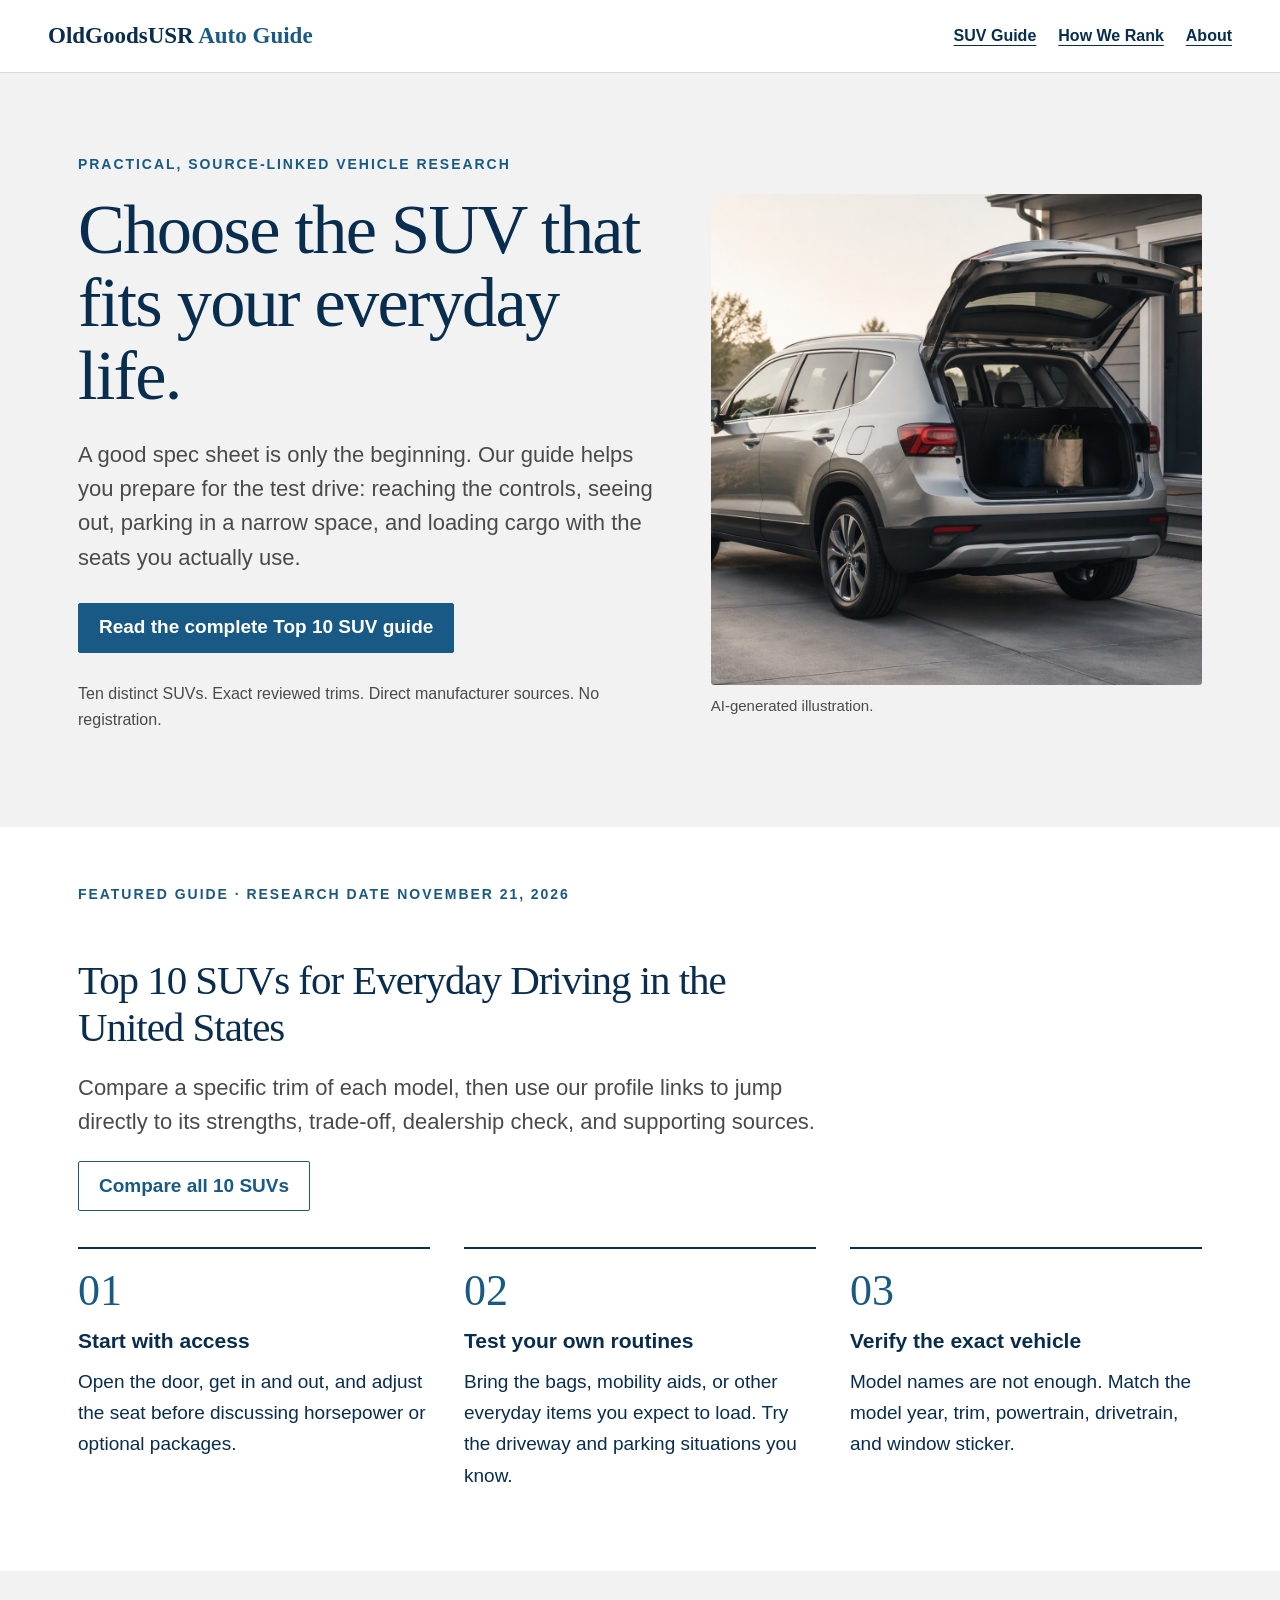
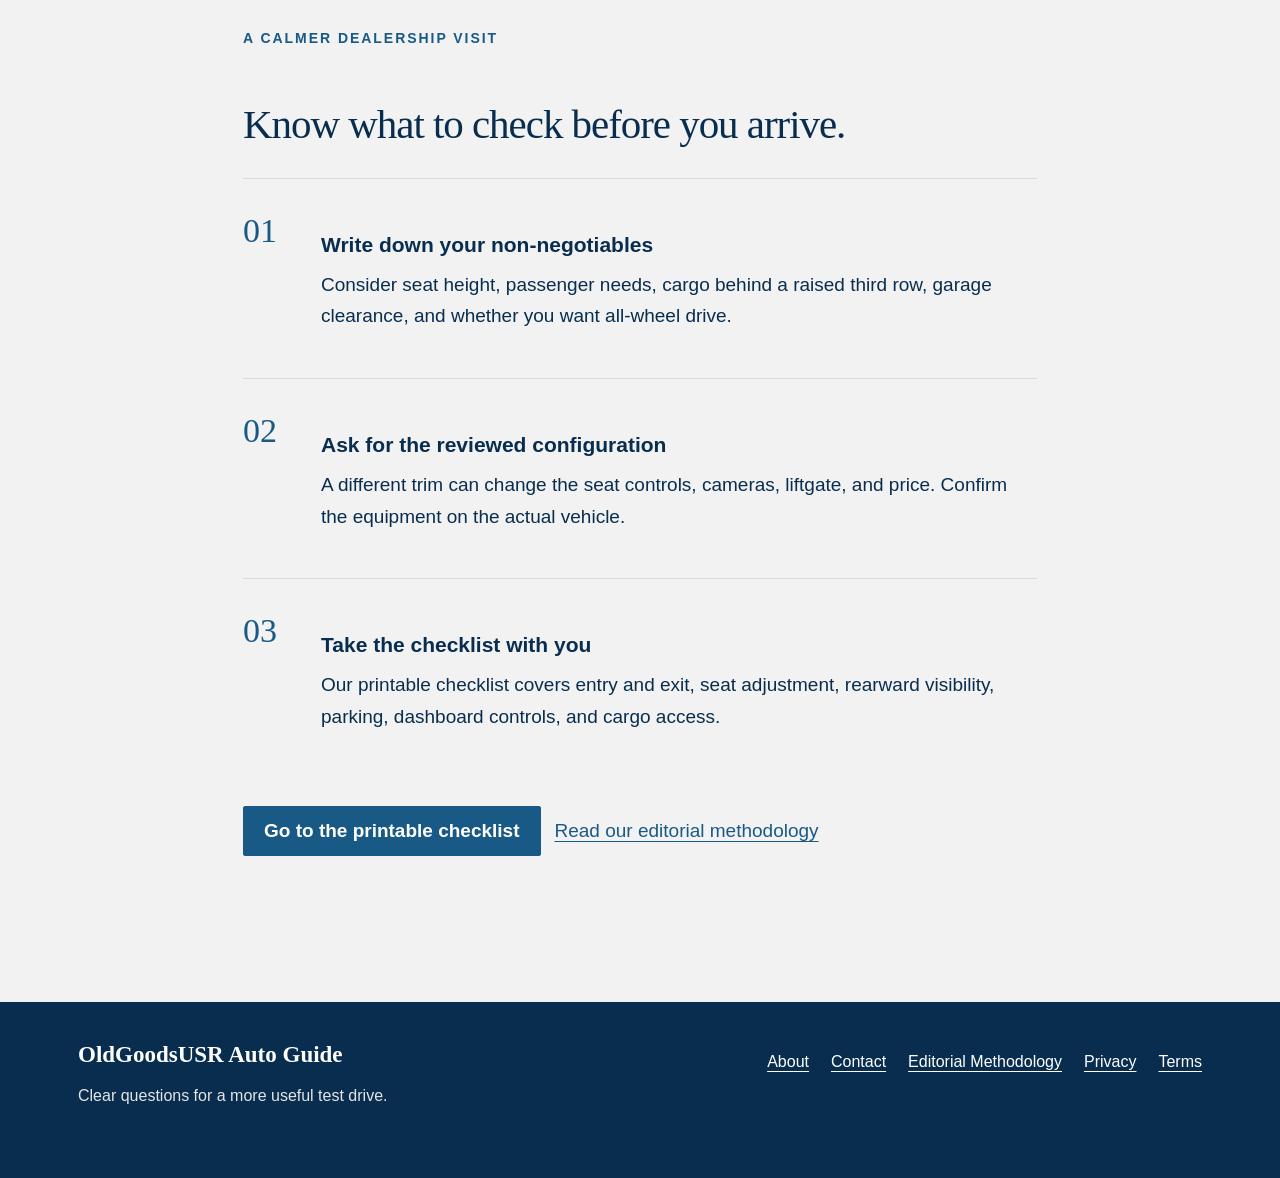
<file: index.html>
<!doctype html>
<html lang="en-US">
<head>
  <meta charset="utf-8">
  <meta name="viewport" content="width=device-width, initial-scale=1">
  <title>OldGoodsUSR Auto Guide | Practical SUV Research</title>
  <meta name="description" content="Compare ten new SUVs through the everyday questions that matter: entry, visibility, dashboard controls, parking, and cargo access.">
  <link rel="canonical" href="https://oldgoodsusr.site/">
  <meta property="og:type" content="website">
  <meta property="og:title" content="OldGoodsUSR Auto Guide">
  <meta property="og:description" content="A practical, source-linked SUV guide for everyday driving in the United States.">
  <meta property="og:url" content="https://oldgoodsusr.site/">
  <meta property="og:image" content="https://oldgoodsusr.site/assets/images/everyday-suv-thumbnail.jpg">
  <link rel="icon" href="assets/favicon.svg" type="image/svg+xml">
  <link rel="stylesheet" href="assets/styles.css">
</head>
<body>
  <a class="skip-link" href="#main">Skip to main content</a>
  <header class="site-header">
    <div class="header-inner">
      <a class="brand" href="index.html" aria-label="OldGoodsUSR Auto Guide home">OldGoodsUSR <span>Auto Guide</span></a>
      <nav class="site-nav" aria-label="Main navigation">
        <a href="top-10-suvs.html">SUV Guide</a>
        <a href="editorial-methodology.html">How We Rank</a>
        <a href="about.html">About</a>
      </nav>
    </div>
  </header>
  <main id="main">
    <section class="hero home-hero">
      <div class="container hero-grid">
        <div class="hero-copy">
          <p class="eyebrow">Practical, source-linked vehicle research</p>
          <h1>Choose the SUV that fits your everyday life.</h1>
          <p class="dek">A good spec sheet is only the beginning. Our guide helps you prepare for the test drive: reaching the controls, seeing out, parking in a narrow space, and loading cargo with the seats you actually use.</p>
          <div class="actions">
            <a class="button" href="top-10-suvs.html">Read the complete Top 10 SUV guide</a>
          </div>
          <p class="small">Ten distinct SUVs. Exact reviewed trims. Direct manufacturer sources. No registration.</p>
        </div>
        <figure class="hero-media">
          <img src="assets/images/everyday-suv-hero.jpg" width="2048" height="1152" alt="Unbranded SUV with its hatch open and grocery bags in the cargo area on a residential driveway">
          <figcaption>AI-generated illustration.</figcaption>
        </figure>
      </div>
    </section>

    <section class="section white" aria-labelledby="featured-guide">
      <div class="container">
        <div class="section-heading">
          <p class="eyebrow">Featured guide · Research date November 21, 2026</p>
          <h2 id="featured-guide">Top 10 SUVs for Everyday Driving in the United States</h2>
          <p class="dek">Compare a specific trim of each model, then use our profile links to jump directly to its strengths, trade-off, dealership check, and supporting sources.</p>
          <a class="button secondary" href="top-10-suvs.html#comparison">Compare all 10 SUVs</a>
        </div>
        <div class="principles">
          <article class="principle">
            <span class="big-number">01</span>
            <h3>Start with access</h3>
            <p>Open the door, get in and out, and adjust the seat before discussing horsepower or optional packages.</p>
          </article>
          <article class="principle">
            <span class="big-number">02</span>
            <h3>Test your own routines</h3>
            <p>Bring the bags, mobility aids, or other everyday items you expect to load. Try the driveway and parking situations you know.</p>
          </article>
          <article class="principle">
            <span class="big-number">03</span>
            <h3>Verify the exact vehicle</h3>
            <p>Model names are not enough. Match the model year, trim, powertrain, drivetrain, and window sticker.</p>
          </article>
        </div>
      </div>
    </section>

    <section class="section" aria-labelledby="before-drive">
      <div class="container narrow">
        <p class="eyebrow">A calmer dealership visit</p>
        <h2 id="before-drive">Know what to check before you arrive.</h2>
        <ol class="start-steps">
          <li><div><h3>Write down your non-negotiables</h3><p>Consider seat height, passenger needs, cargo behind a raised third row, garage clearance, and whether you want all-wheel drive.</p></div></li>
          <li><div><h3>Ask for the reviewed configuration</h3><p>A different trim can change the seat controls, cameras, liftgate, and price. Confirm the equipment on the actual vehicle.</p></div></li>
          <li><div><h3>Take the checklist with you</h3><p>Our printable checklist covers entry and exit, seat adjustment, rearward visibility, parking, dashboard controls, and cargo access.</p></div></li>
        </ol>
        <div class="actions">
          <a class="button" href="top-10-suvs.html#checklist">Go to the printable checklist</a>
          <a href="editorial-methodology.html">Read our editorial methodology</a>
        </div>
      </div>
    </section>
  </main>
  <footer class="site-footer">
    <div class="container">
      <div>
        <a class="brand" href="index.html">OldGoodsUSR Auto Guide</a>
        <p>Clear questions for a more useful test drive.</p>
      </div>
      <nav class="footer-links" aria-label="Footer navigation">
        <a href="about.html">About</a>
        <a href="contact.html">Contact</a>
        <a href="editorial-methodology.html">Editorial Methodology</a>
        <a href="privacy.html">Privacy</a>
        <a href="terms.html">Terms</a>
      </nav>
    </div>
  </footer>
</body>
</html>
</file>
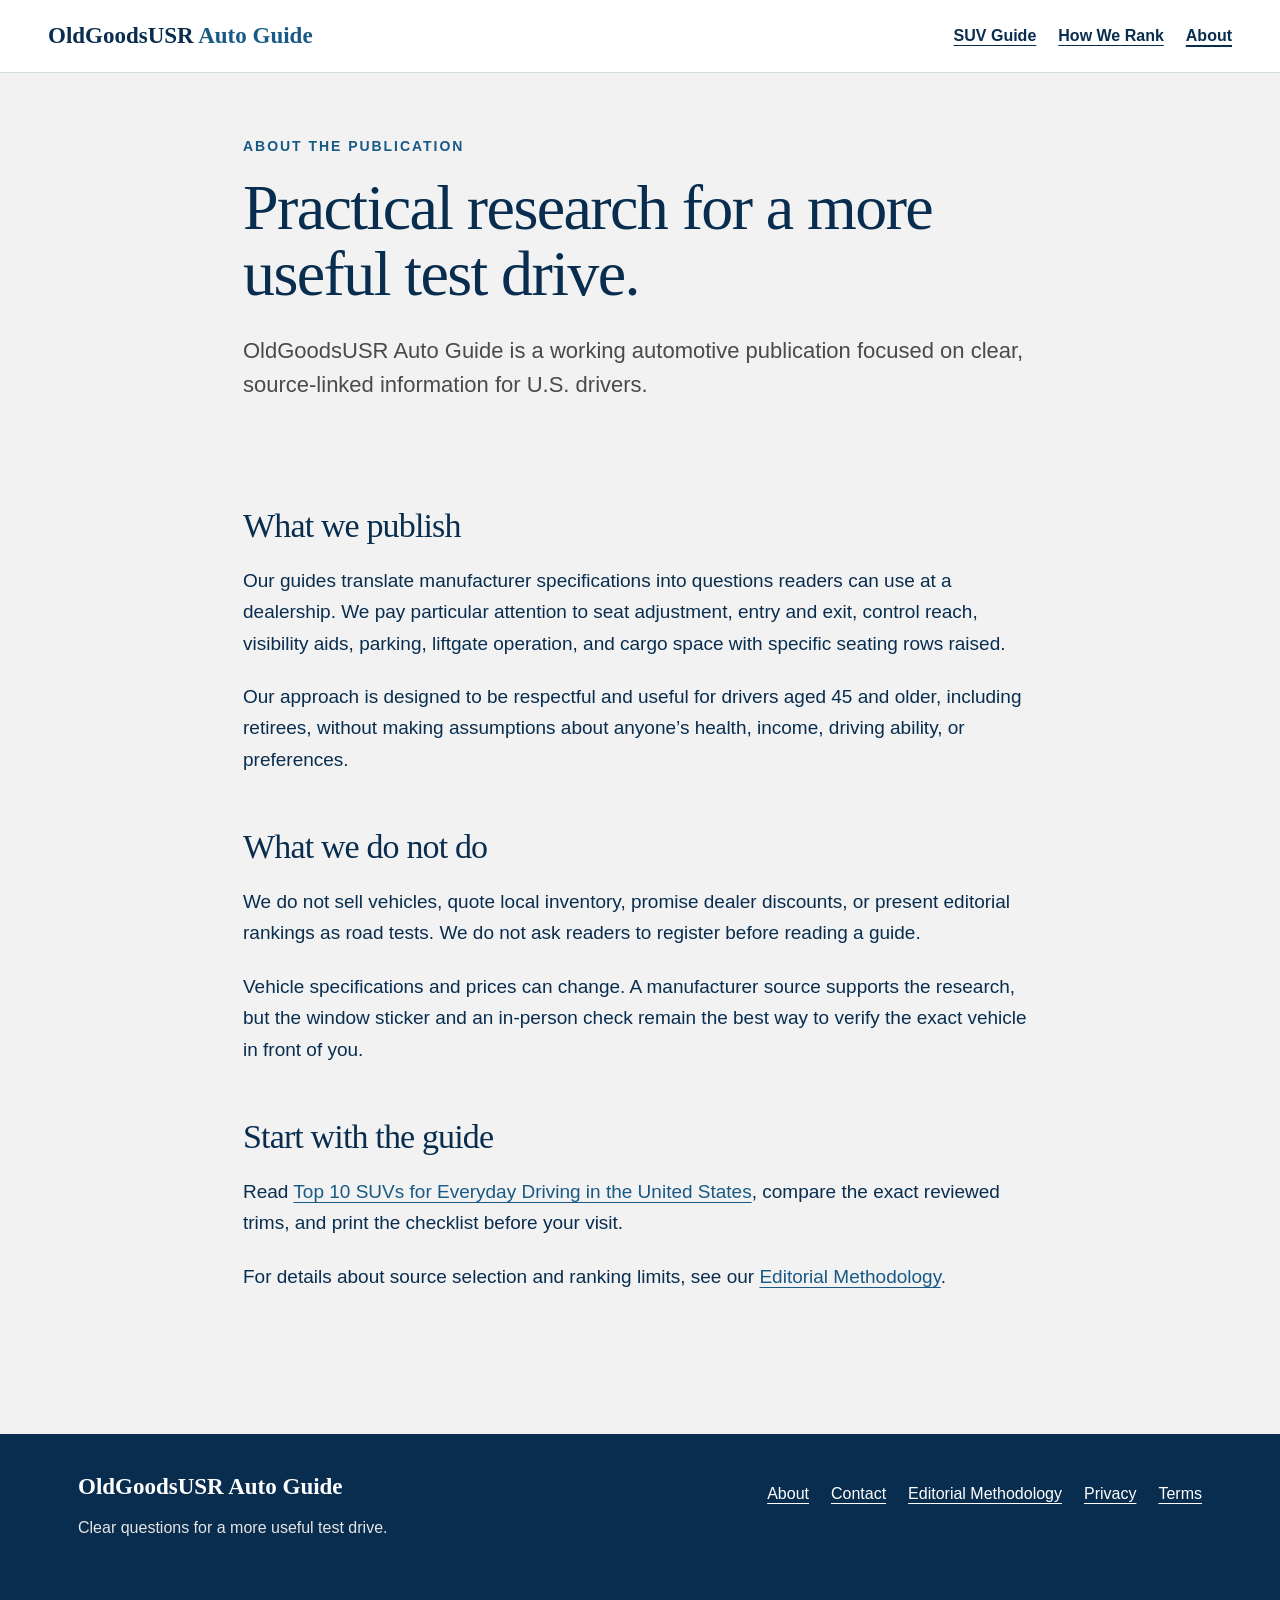
<file: about.html>
<!doctype html>
<html lang="en-US">
<head>
  <meta charset="utf-8"><meta name="viewport" content="width=device-width, initial-scale=1">
  <title>About | OldGoodsUSR Auto Guide</title>
  <meta name="description" content="Learn what OldGoodsUSR Auto Guide publishes and how its practical vehicle guides are intended to help with test-drive preparation.">
  <link rel="canonical" href="https://oldgoodsusr.site/about.html"><link rel="icon" href="assets/favicon.svg" type="image/svg+xml">
  <link rel="stylesheet" href="assets/styles.css">
</head>
<body>
<a class="skip-link" href="#main">Skip to main content</a>
<header class="site-header"><div class="header-inner"><a class="brand" href="index.html">OldGoodsUSR <span>Auto Guide</span></a><nav class="site-nav" aria-label="Main navigation"><a href="top-10-suvs.html">SUV Guide</a><a href="editorial-methodology.html">How We Rank</a><a href="about.html" aria-current="page">About</a></nav></div></header>
<main id="main"><div class="container narrow">
  <section class="page-intro"><p class="eyebrow">About the publication</p><h1>Practical research for a more useful test drive.</h1><p class="dek">OldGoodsUSR Auto Guide is a working automotive publication focused on clear, source-linked information for U.S. drivers.</p></section>
  <section class="page-content">
    <h2>What we publish</h2>
    <p>Our guides translate manufacturer specifications into questions readers can use at a dealership. We pay particular attention to seat adjustment, entry and exit, control reach, visibility aids, parking, liftgate operation, and cargo space with specific seating rows raised.</p>
    <p>Our approach is designed to be respectful and useful for drivers aged 45 and older, including retirees, without making assumptions about anyone’s health, income, driving ability, or preferences.</p>
    <h2>What we do not do</h2>
    <p>We do not sell vehicles, quote local inventory, promise dealer discounts, or present editorial rankings as road tests. We do not ask readers to register before reading a guide.</p>
    <p>Vehicle specifications and prices can change. A manufacturer source supports the research, but the window sticker and an in-person check remain the best way to verify the exact vehicle in front of you.</p>
    <h2>Start with the guide</h2>
    <p>Read <a href="top-10-suvs.html">Top 10 SUVs for Everyday Driving in the United States</a>, compare the exact reviewed trims, and print the checklist before your visit.</p>
    <p>For details about source selection and ranking limits, see our <a href="editorial-methodology.html">Editorial Methodology</a>.</p>
  </section>
</div></main>
<footer class="site-footer"><div class="container"><div><a class="brand" href="index.html">OldGoodsUSR Auto Guide</a><p>Clear questions for a more useful test drive.</p></div><nav class="footer-links" aria-label="Footer navigation"><a href="about.html">About</a><a href="contact.html">Contact</a><a href="editorial-methodology.html">Editorial Methodology</a><a href="privacy.html">Privacy</a><a href="terms.html">Terms</a></nav></div></footer>
</body></html>
</file>
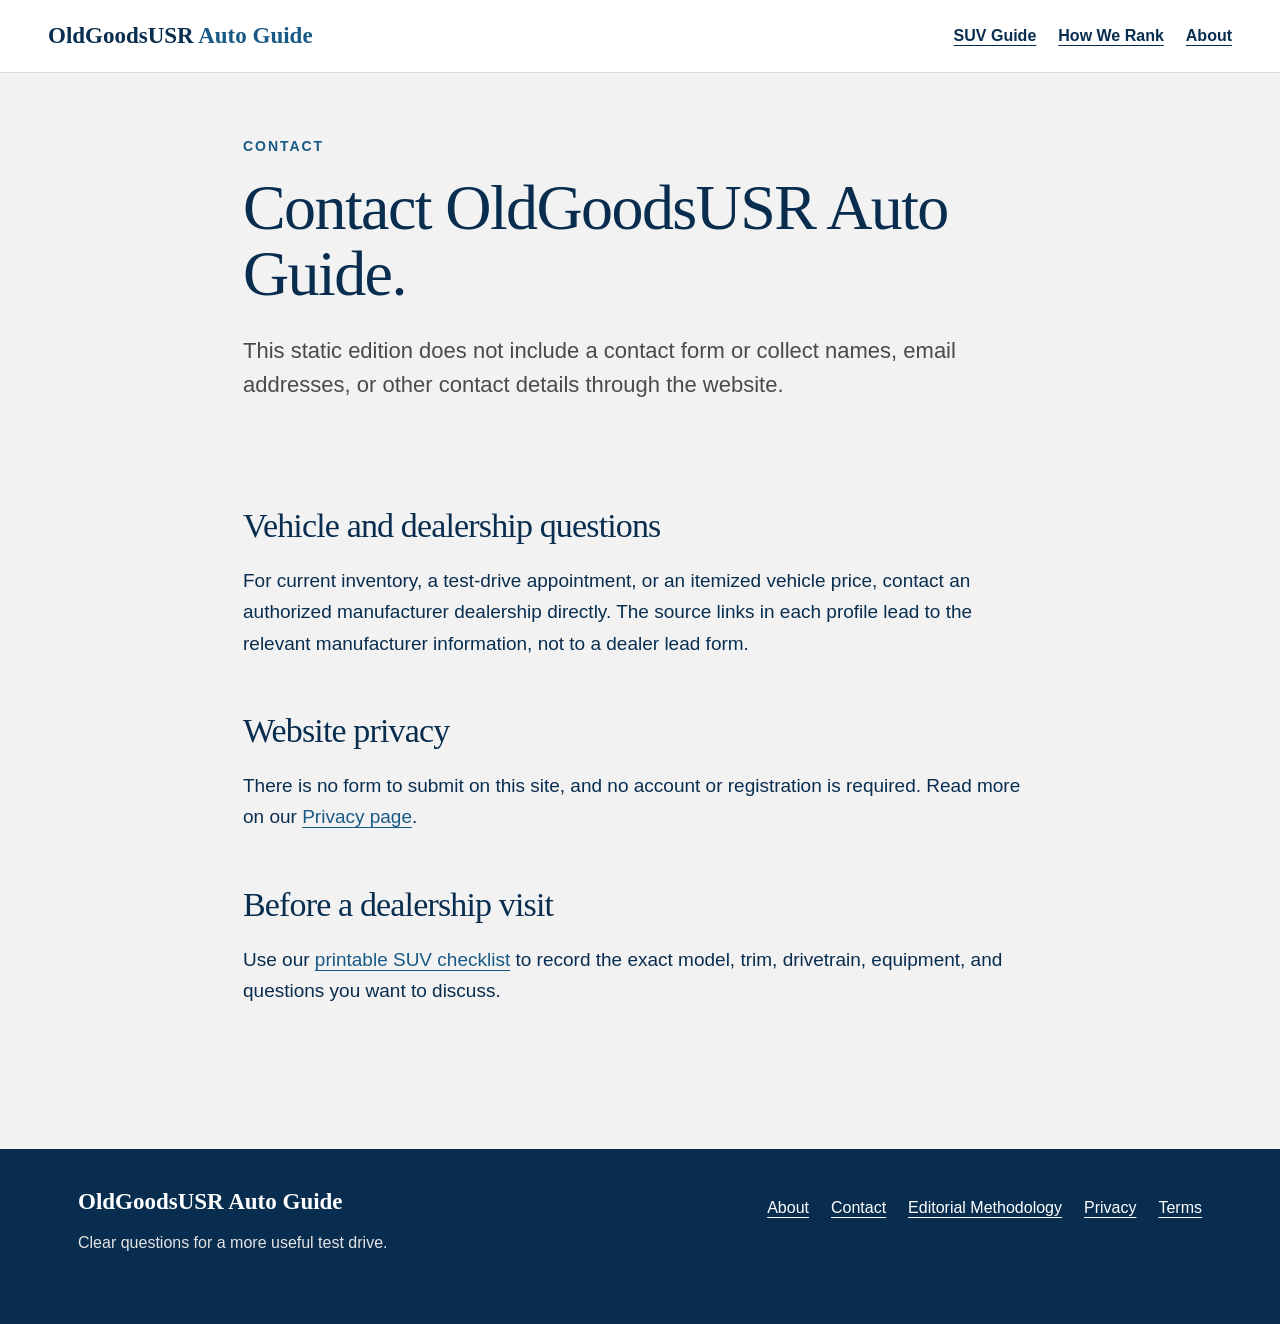
<file: contact.html>
<!doctype html>
<html lang="en-US">
<head>
  <meta charset="utf-8"><meta name="viewport" content="width=device-width, initial-scale=1">
  <title>Contact | OldGoodsUSR Auto Guide</title>
  <meta name="description" content="Contact information and the no-form policy for this static edition of OldGoodsUSR Auto Guide.">
  <link rel="canonical" href="https://oldgoodsusr.site/contact.html"><link rel="icon" href="assets/favicon.svg" type="image/svg+xml">
  <link rel="stylesheet" href="assets/styles.css">
</head>
<body>
<a class="skip-link" href="#main">Skip to main content</a>
<header class="site-header"><div class="header-inner"><a class="brand" href="index.html">OldGoodsUSR <span>Auto Guide</span></a><nav class="site-nav" aria-label="Main navigation"><a href="top-10-suvs.html">SUV Guide</a><a href="editorial-methodology.html">How We Rank</a><a href="about.html">About</a></nav></div></header>
<main id="main"><div class="container narrow">
  <section class="page-intro"><p class="eyebrow">Contact</p><h1>Contact OldGoodsUSR Auto Guide.</h1><p class="dek">This static edition does not include a contact form or collect names, email addresses, or other contact details through the website.</p></section>
  <section class="page-content">
    <h2>Vehicle and dealership questions</h2>
    <p>For current inventory, a test-drive appointment, or an itemized vehicle price, contact an authorized manufacturer dealership directly. The source links in each profile lead to the relevant manufacturer information, not to a dealer lead form.</p>
    <h2>Website privacy</h2>
    <p>There is no form to submit on this site, and no account or registration is required. Read more on our <a href="privacy.html">Privacy page</a>.</p>
    <h2>Before a dealership visit</h2>
    <p>Use our <a href="top-10-suvs.html#checklist">printable SUV checklist</a> to record the exact model, trim, drivetrain, equipment, and questions you want to discuss.</p>
  </section>
</div></main>
<footer class="site-footer"><div class="container"><div><a class="brand" href="index.html">OldGoodsUSR Auto Guide</a><p>Clear questions for a more useful test drive.</p></div><nav class="footer-links" aria-label="Footer navigation"><a href="about.html">About</a><a href="contact.html">Contact</a><a href="editorial-methodology.html">Editorial Methodology</a><a href="privacy.html">Privacy</a><a href="terms.html">Terms</a></nav></div></footer>
</body></html>
</file>
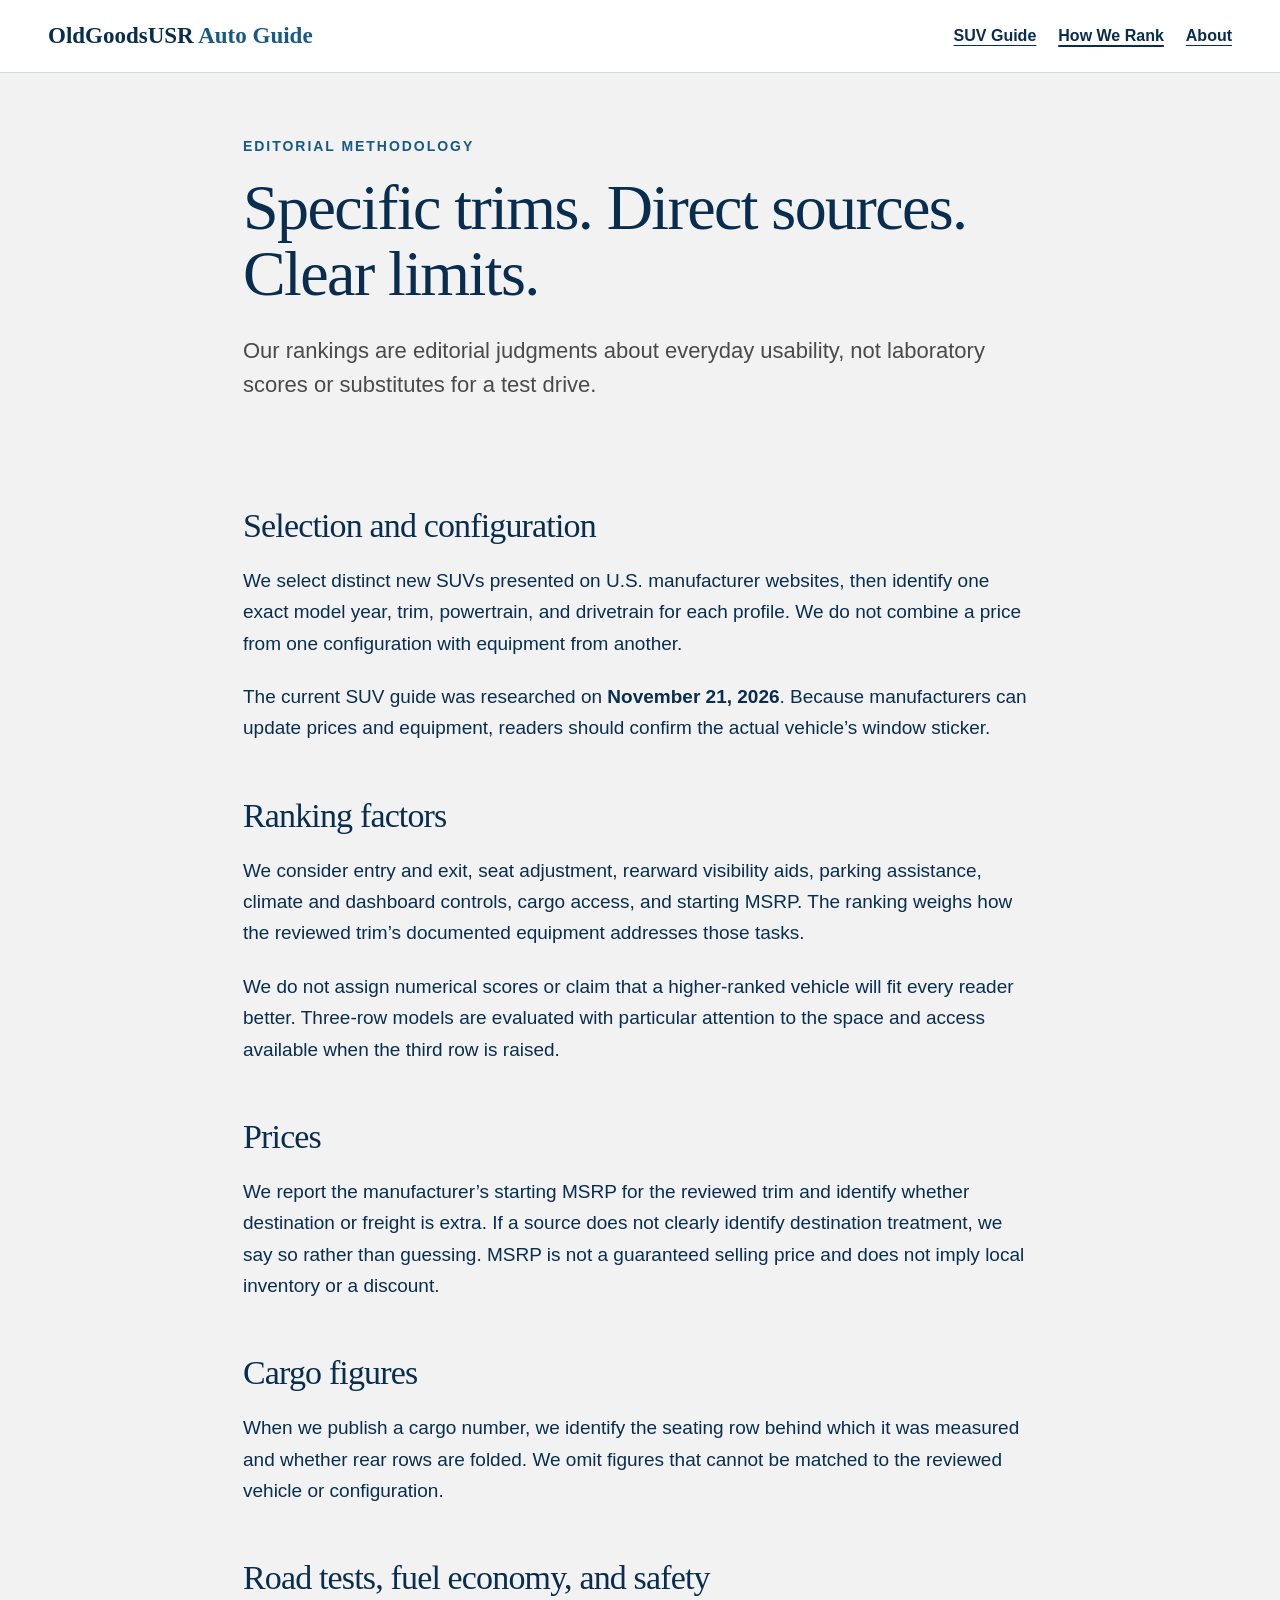
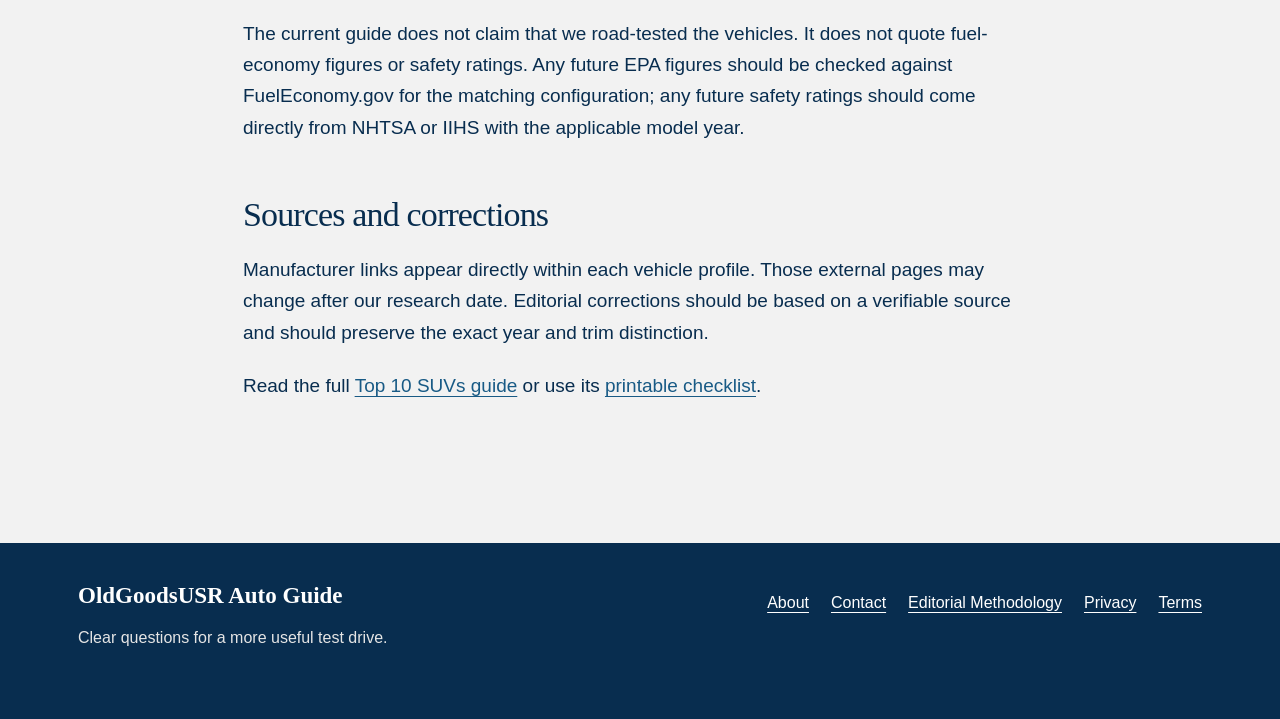
<file: editorial-methodology.html>
<!doctype html>
<html lang="en-US">
<head>
  <meta charset="utf-8"><meta name="viewport" content="width=device-width, initial-scale=1">
  <title>Editorial Methodology | OldGoodsUSR Auto Guide</title>
  <meta name="description" content="How OldGoodsUSR Auto Guide selects SUVs, matches trims, reports MSRP and cargo, ranks vehicles, and limits unsupported claims.">
  <link rel="canonical" href="https://oldgoodsusr.site/editorial-methodology.html"><link rel="icon" href="assets/favicon.svg" type="image/svg+xml">
  <link rel="stylesheet" href="assets/styles.css">
</head>
<body>
<a class="skip-link" href="#main">Skip to main content</a>
<header class="site-header"><div class="header-inner"><a class="brand" href="index.html">OldGoodsUSR <span>Auto Guide</span></a><nav class="site-nav" aria-label="Main navigation"><a href="top-10-suvs.html">SUV Guide</a><a href="editorial-methodology.html" aria-current="page">How We Rank</a><a href="about.html">About</a></nav></div></header>
<main id="main"><div class="container narrow">
  <section class="page-intro"><p class="eyebrow">Editorial Methodology</p><h1>Specific trims. Direct sources. Clear limits.</h1><p class="dek">Our rankings are editorial judgments about everyday usability, not laboratory scores or substitutes for a test drive.</p></section>
  <section class="page-content">
    <h2>Selection and configuration</h2>
    <p>We select distinct new SUVs presented on U.S. manufacturer websites, then identify one exact model year, trim, powertrain, and drivetrain for each profile. We do not combine a price from one configuration with equipment from another.</p>
    <p>The current SUV guide was researched on <strong>November 21, 2026</strong>. Because manufacturers can update prices and equipment, readers should confirm the actual vehicle’s window sticker.</p>
    <h2>Ranking factors</h2>
    <p>We consider entry and exit, seat adjustment, rearward visibility aids, parking assistance, climate and dashboard controls, cargo access, and starting MSRP. The ranking weighs how the reviewed trim’s documented equipment addresses those tasks.</p>
    <p>We do not assign numerical scores or claim that a higher-ranked vehicle will fit every reader better. Three-row models are evaluated with particular attention to the space and access available when the third row is raised.</p>
    <h2>Prices</h2>
    <p>We report the manufacturer’s starting MSRP for the reviewed trim and identify whether destination or freight is extra. If a source does not clearly identify destination treatment, we say so rather than guessing. MSRP is not a guaranteed selling price and does not imply local inventory or a discount.</p>
    <h2>Cargo figures</h2>
    <p>When we publish a cargo number, we identify the seating row behind which it was measured and whether rear rows are folded. We omit figures that cannot be matched to the reviewed vehicle or configuration.</p>
    <h2>Road tests, fuel economy, and safety</h2>
    <p>The current guide does not claim that we road-tested the vehicles. It does not quote fuel-economy figures or safety ratings. Any future EPA figures should be checked against FuelEconomy.gov for the matching configuration; any future safety ratings should come directly from NHTSA or IIHS with the applicable model year.</p>
    <h2>Sources and corrections</h2>
    <p>Manufacturer links appear directly within each vehicle profile. Those external pages may change after our research date. Editorial corrections should be based on a verifiable source and should preserve the exact year and trim distinction.</p>
    <p>Read the full <a href="top-10-suvs.html">Top 10 SUVs guide</a> or use its <a href="top-10-suvs.html#checklist">printable checklist</a>.</p>
  </section>
</div></main>
<footer class="site-footer"><div class="container"><div><a class="brand" href="index.html">OldGoodsUSR Auto Guide</a><p>Clear questions for a more useful test drive.</p></div><nav class="footer-links" aria-label="Footer navigation"><a href="about.html">About</a><a href="contact.html">Contact</a><a href="editorial-methodology.html">Editorial Methodology</a><a href="privacy.html">Privacy</a><a href="terms.html">Terms</a></nav></div></footer>
</body></html>
</file>
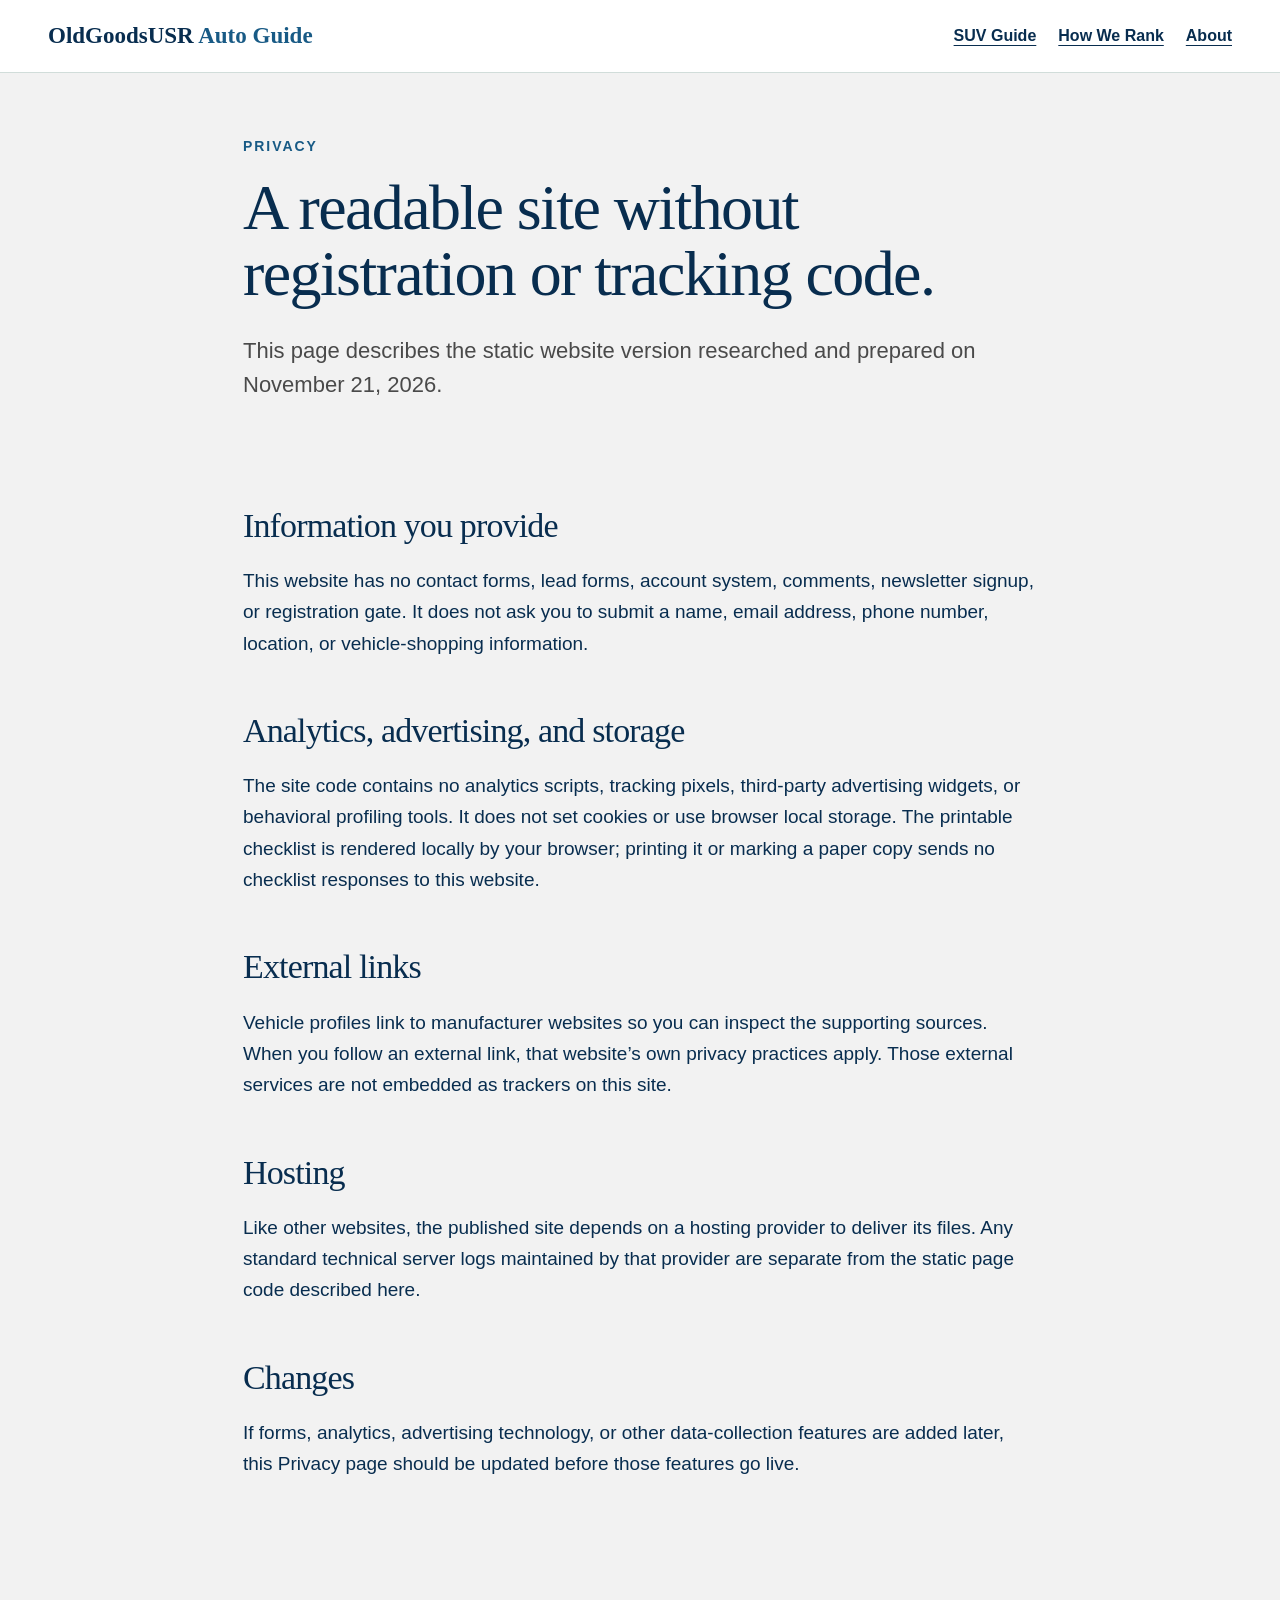
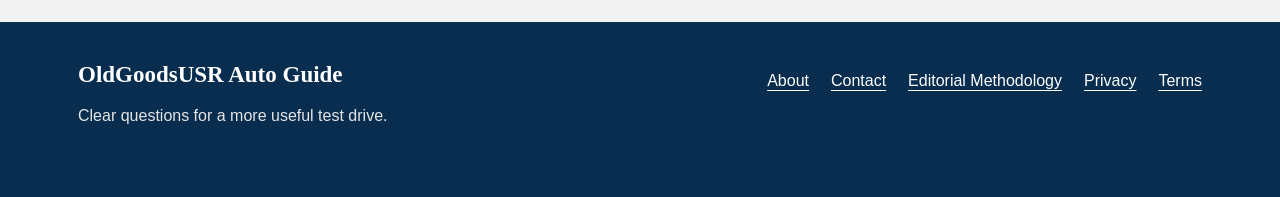
<file: privacy.html>
<!doctype html>
<html lang="en-US">
<head>
  <meta charset="utf-8"><meta name="viewport" content="width=device-width, initial-scale=1">
  <title>Privacy | OldGoodsUSR Auto Guide</title>
  <meta name="description" content="Privacy information for the static OldGoodsUSR Auto Guide website: no forms, tracking pixels, analytics, ad widgets, or registration.">
  <link rel="canonical" href="https://oldgoodsusr.site/privacy.html"><link rel="icon" href="assets/favicon.svg" type="image/svg+xml">
  <link rel="stylesheet" href="assets/styles.css">
</head>
<body>
<a class="skip-link" href="#main">Skip to main content</a>
<header class="site-header"><div class="header-inner"><a class="brand" href="index.html">OldGoodsUSR <span>Auto Guide</span></a><nav class="site-nav" aria-label="Main navigation"><a href="top-10-suvs.html">SUV Guide</a><a href="editorial-methodology.html">How We Rank</a><a href="about.html">About</a></nav></div></header>
<main id="main"><div class="container narrow">
  <section class="page-intro"><p class="eyebrow">Privacy</p><h1>A readable site without registration or tracking code.</h1><p class="dek">This page describes the static website version researched and prepared on November 21, 2026.</p></section>
  <section class="page-content">
    <h2>Information you provide</h2>
    <p>This website has no contact forms, lead forms, account system, comments, newsletter signup, or registration gate. It does not ask you to submit a name, email address, phone number, location, or vehicle-shopping information.</p>
    <h2>Analytics, advertising, and storage</h2>
    <p>The site code contains no analytics scripts, tracking pixels, third-party advertising widgets, or behavioral profiling tools. It does not set cookies or use browser local storage. The printable checklist is rendered locally by your browser; printing it or marking a paper copy sends no checklist responses to this website.</p>
    <h2>External links</h2>
    <p>Vehicle profiles link to manufacturer websites so you can inspect the supporting sources. When you follow an external link, that website’s own privacy practices apply. Those external services are not embedded as trackers on this site.</p>
    <h2>Hosting</h2>
    <p>Like other websites, the published site depends on a hosting provider to deliver its files. Any standard technical server logs maintained by that provider are separate from the static page code described here.</p>
    <h2>Changes</h2>
    <p>If forms, analytics, advertising technology, or other data-collection features are added later, this Privacy page should be updated before those features go live.</p>
  </section>
</div></main>
<footer class="site-footer"><div class="container"><div><a class="brand" href="index.html">OldGoodsUSR Auto Guide</a><p>Clear questions for a more useful test drive.</p></div><nav class="footer-links" aria-label="Footer navigation"><a href="about.html">About</a><a href="contact.html">Contact</a><a href="editorial-methodology.html">Editorial Methodology</a><a href="privacy.html">Privacy</a><a href="terms.html">Terms</a></nav></div></footer>
</body></html>
</file>
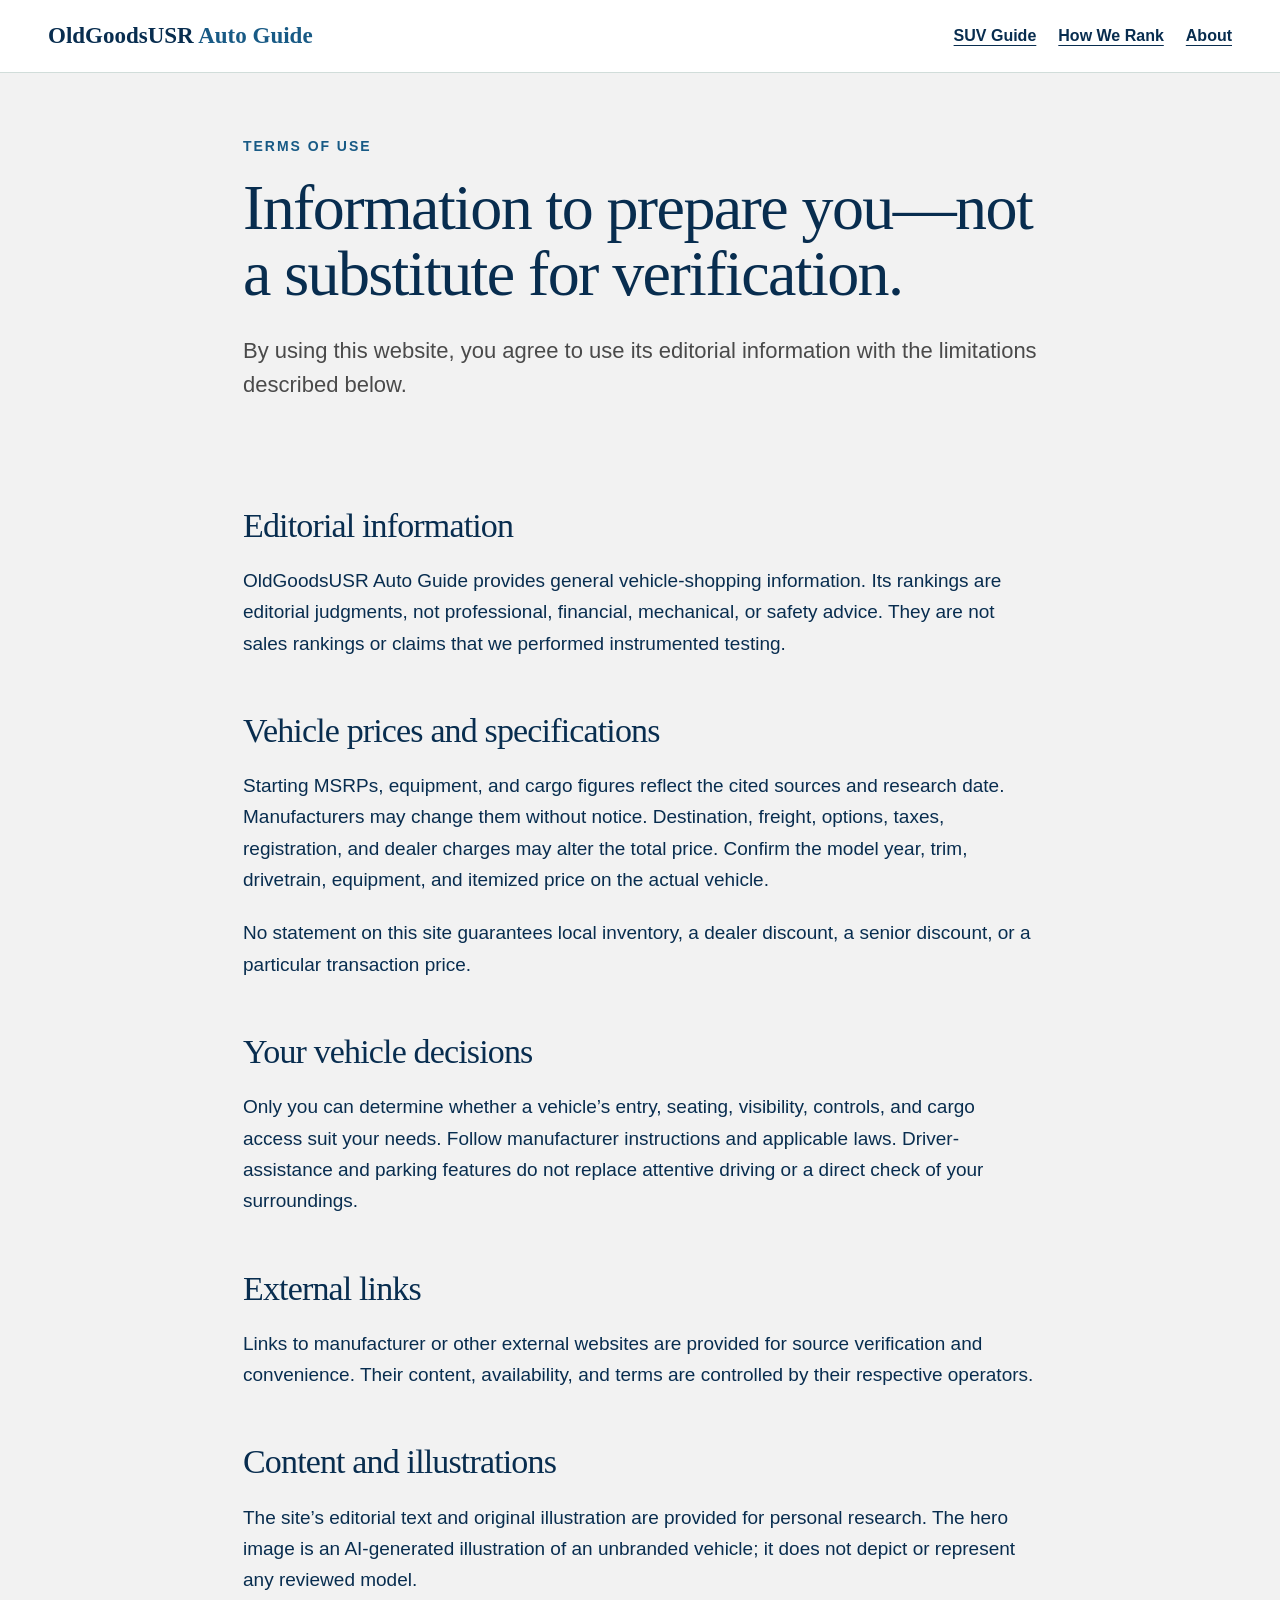
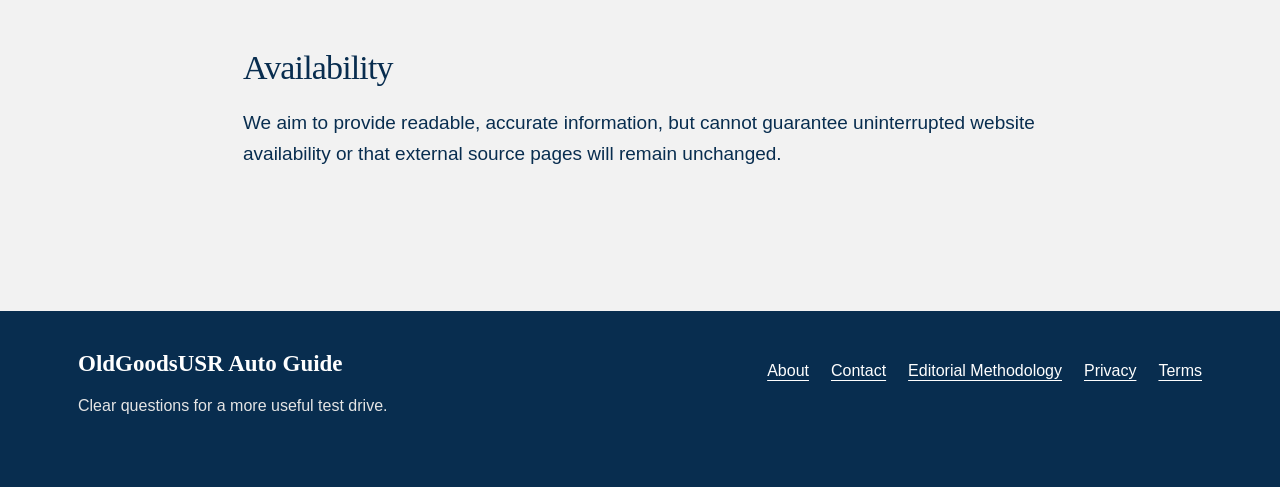
<file: terms.html>
<!doctype html>
<html lang="en-US">
<head>
  <meta charset="utf-8"><meta name="viewport" content="width=device-width, initial-scale=1">
  <title>Terms | OldGoodsUSR Auto Guide</title>
  <meta name="description" content="Terms for using OldGoodsUSR Auto Guide, including editorial rankings, manufacturer pricing, external links, and image disclosures.">
  <link rel="canonical" href="https://oldgoodsusr.site/terms.html"><link rel="icon" href="assets/favicon.svg" type="image/svg+xml">
  <link rel="stylesheet" href="assets/styles.css">
</head>
<body>
<a class="skip-link" href="#main">Skip to main content</a>
<header class="site-header"><div class="header-inner"><a class="brand" href="index.html">OldGoodsUSR <span>Auto Guide</span></a><nav class="site-nav" aria-label="Main navigation"><a href="top-10-suvs.html">SUV Guide</a><a href="editorial-methodology.html">How We Rank</a><a href="about.html">About</a></nav></div></header>
<main id="main"><div class="container narrow">
  <section class="page-intro"><p class="eyebrow">Terms of use</p><h1>Information to prepare you—not a substitute for verification.</h1><p class="dek">By using this website, you agree to use its editorial information with the limitations described below.</p></section>
  <section class="page-content">
    <h2>Editorial information</h2>
    <p>OldGoodsUSR Auto Guide provides general vehicle-shopping information. Its rankings are editorial judgments, not professional, financial, mechanical, or safety advice. They are not sales rankings or claims that we performed instrumented testing.</p>
    <h2>Vehicle prices and specifications</h2>
    <p>Starting MSRPs, equipment, and cargo figures reflect the cited sources and research date. Manufacturers may change them without notice. Destination, freight, options, taxes, registration, and dealer charges may alter the total price. Confirm the model year, trim, drivetrain, equipment, and itemized price on the actual vehicle.</p>
    <p>No statement on this site guarantees local inventory, a dealer discount, a senior discount, or a particular transaction price.</p>
    <h2>Your vehicle decisions</h2>
    <p>Only you can determine whether a vehicle’s entry, seating, visibility, controls, and cargo access suit your needs. Follow manufacturer instructions and applicable laws. Driver-assistance and parking features do not replace attentive driving or a direct check of your surroundings.</p>
    <h2>External links</h2>
    <p>Links to manufacturer or other external websites are provided for source verification and convenience. Their content, availability, and terms are controlled by their respective operators.</p>
    <h2>Content and illustrations</h2>
    <p>The site’s editorial text and original illustration are provided for personal research. The hero image is an AI-generated illustration of an unbranded vehicle; it does not depict or represent any reviewed model.</p>
    <h2>Availability</h2>
    <p>We aim to provide readable, accurate information, but cannot guarantee uninterrupted website availability or that external source pages will remain unchanged.</p>
  </section>
</div></main>
<footer class="site-footer"><div class="container"><div><a class="brand" href="index.html">OldGoodsUSR Auto Guide</a><p>Clear questions for a more useful test drive.</p></div><nav class="footer-links" aria-label="Footer navigation"><a href="about.html">About</a><a href="contact.html">Contact</a><a href="editorial-methodology.html">Editorial Methodology</a><a href="privacy.html">Privacy</a><a href="terms.html">Terms</a></nav></div></footer>
</body></html>
</file>
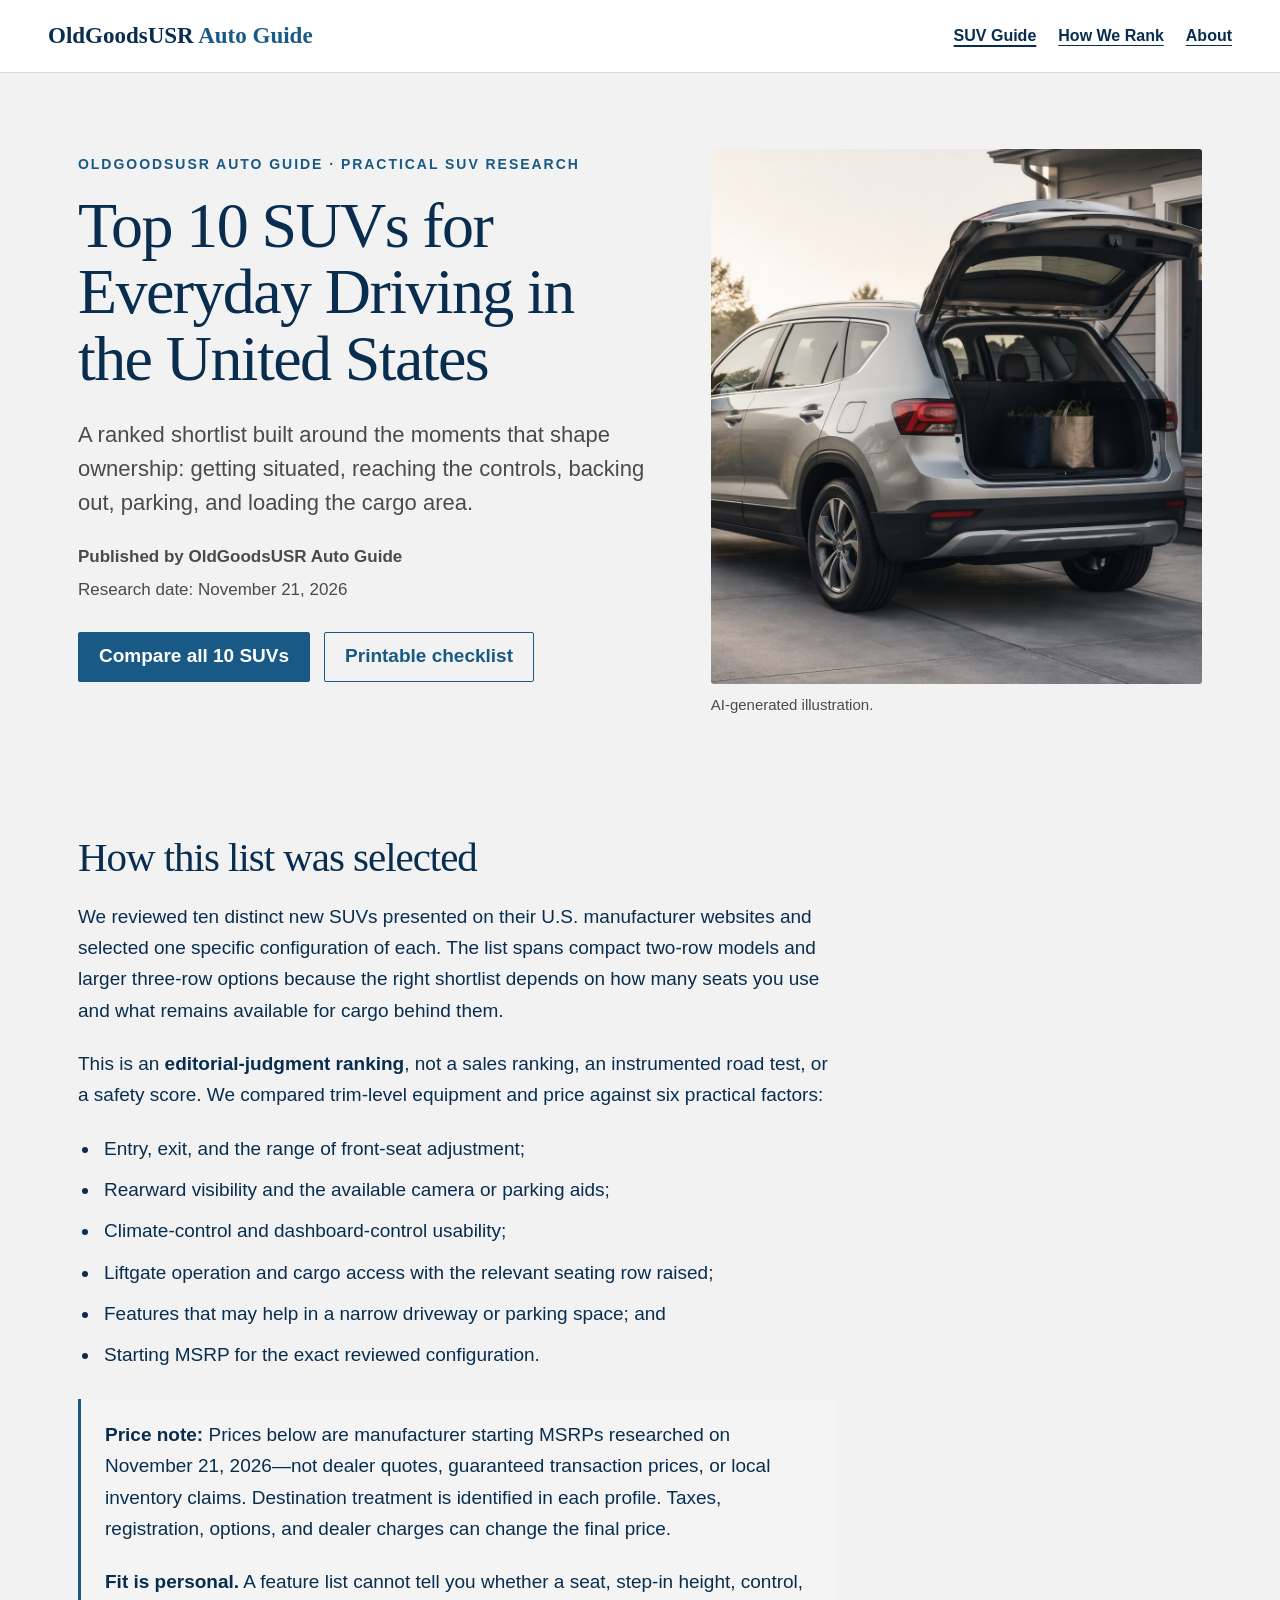
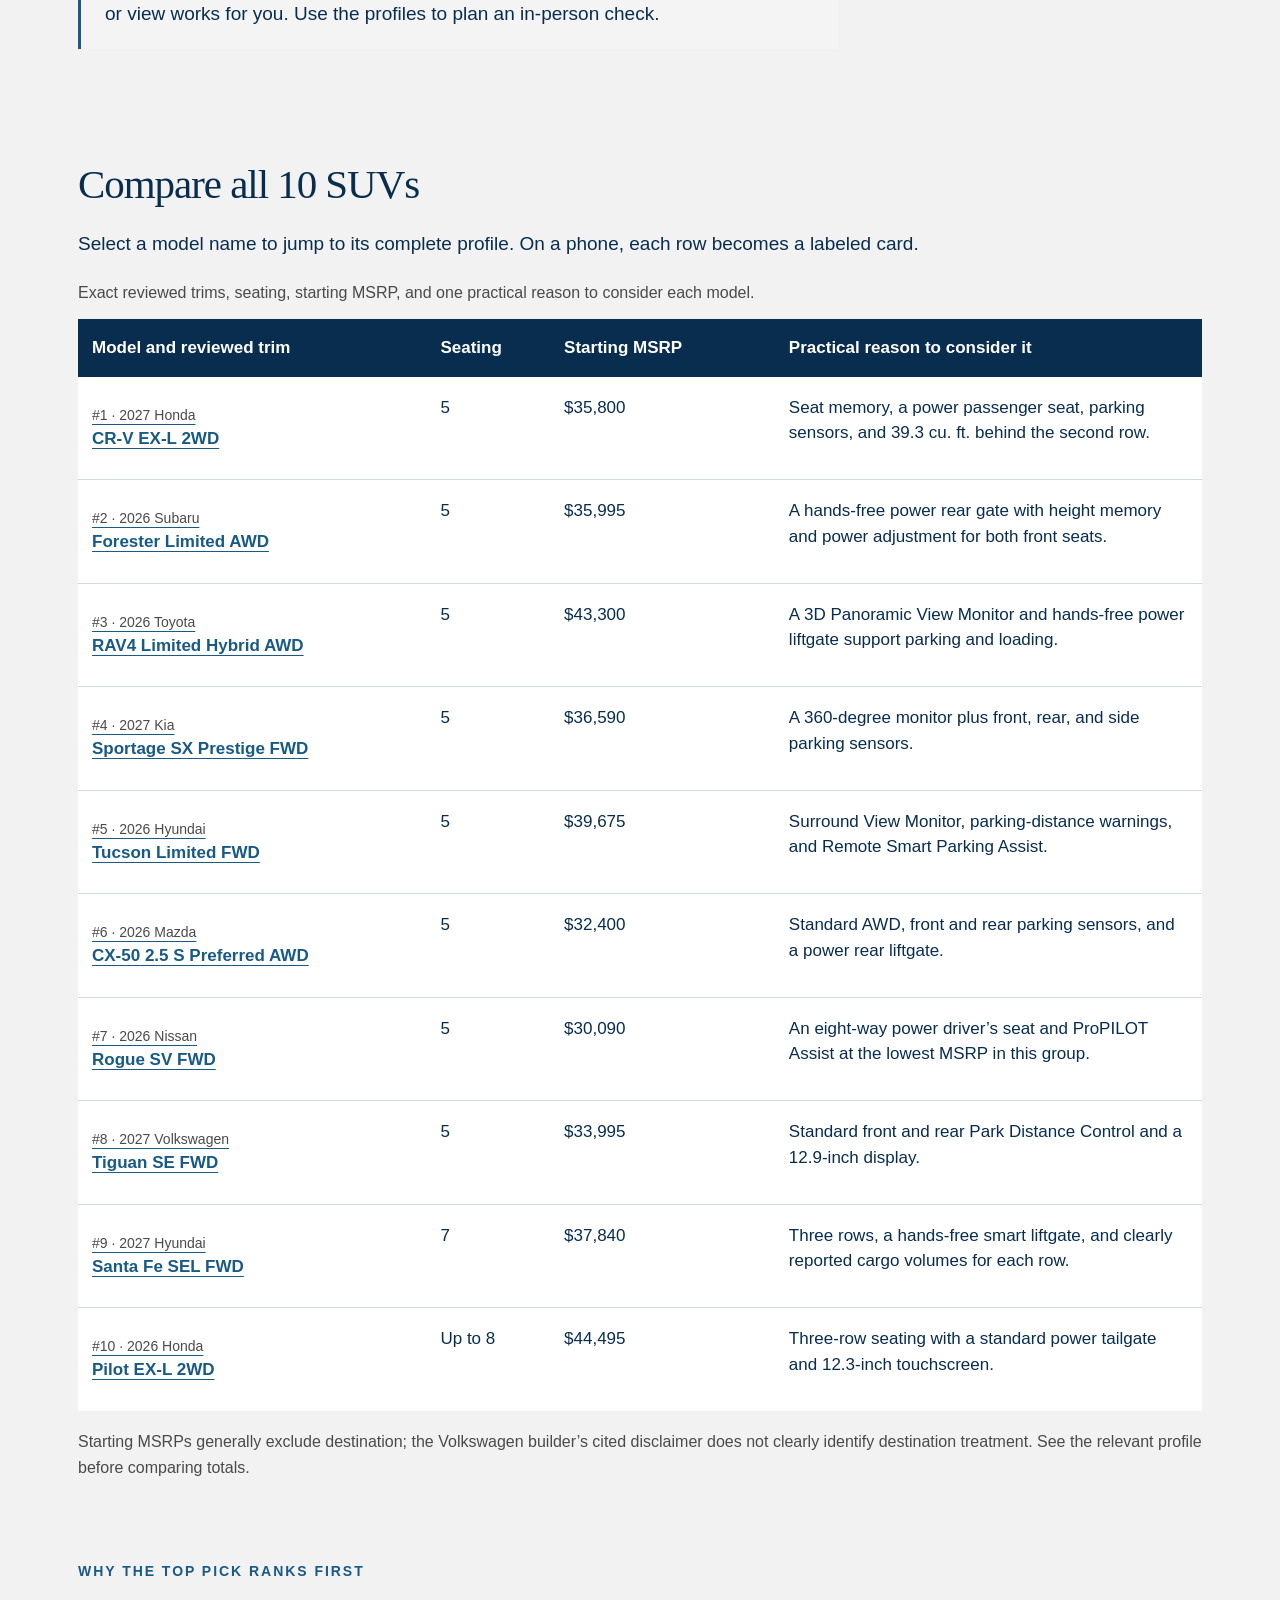
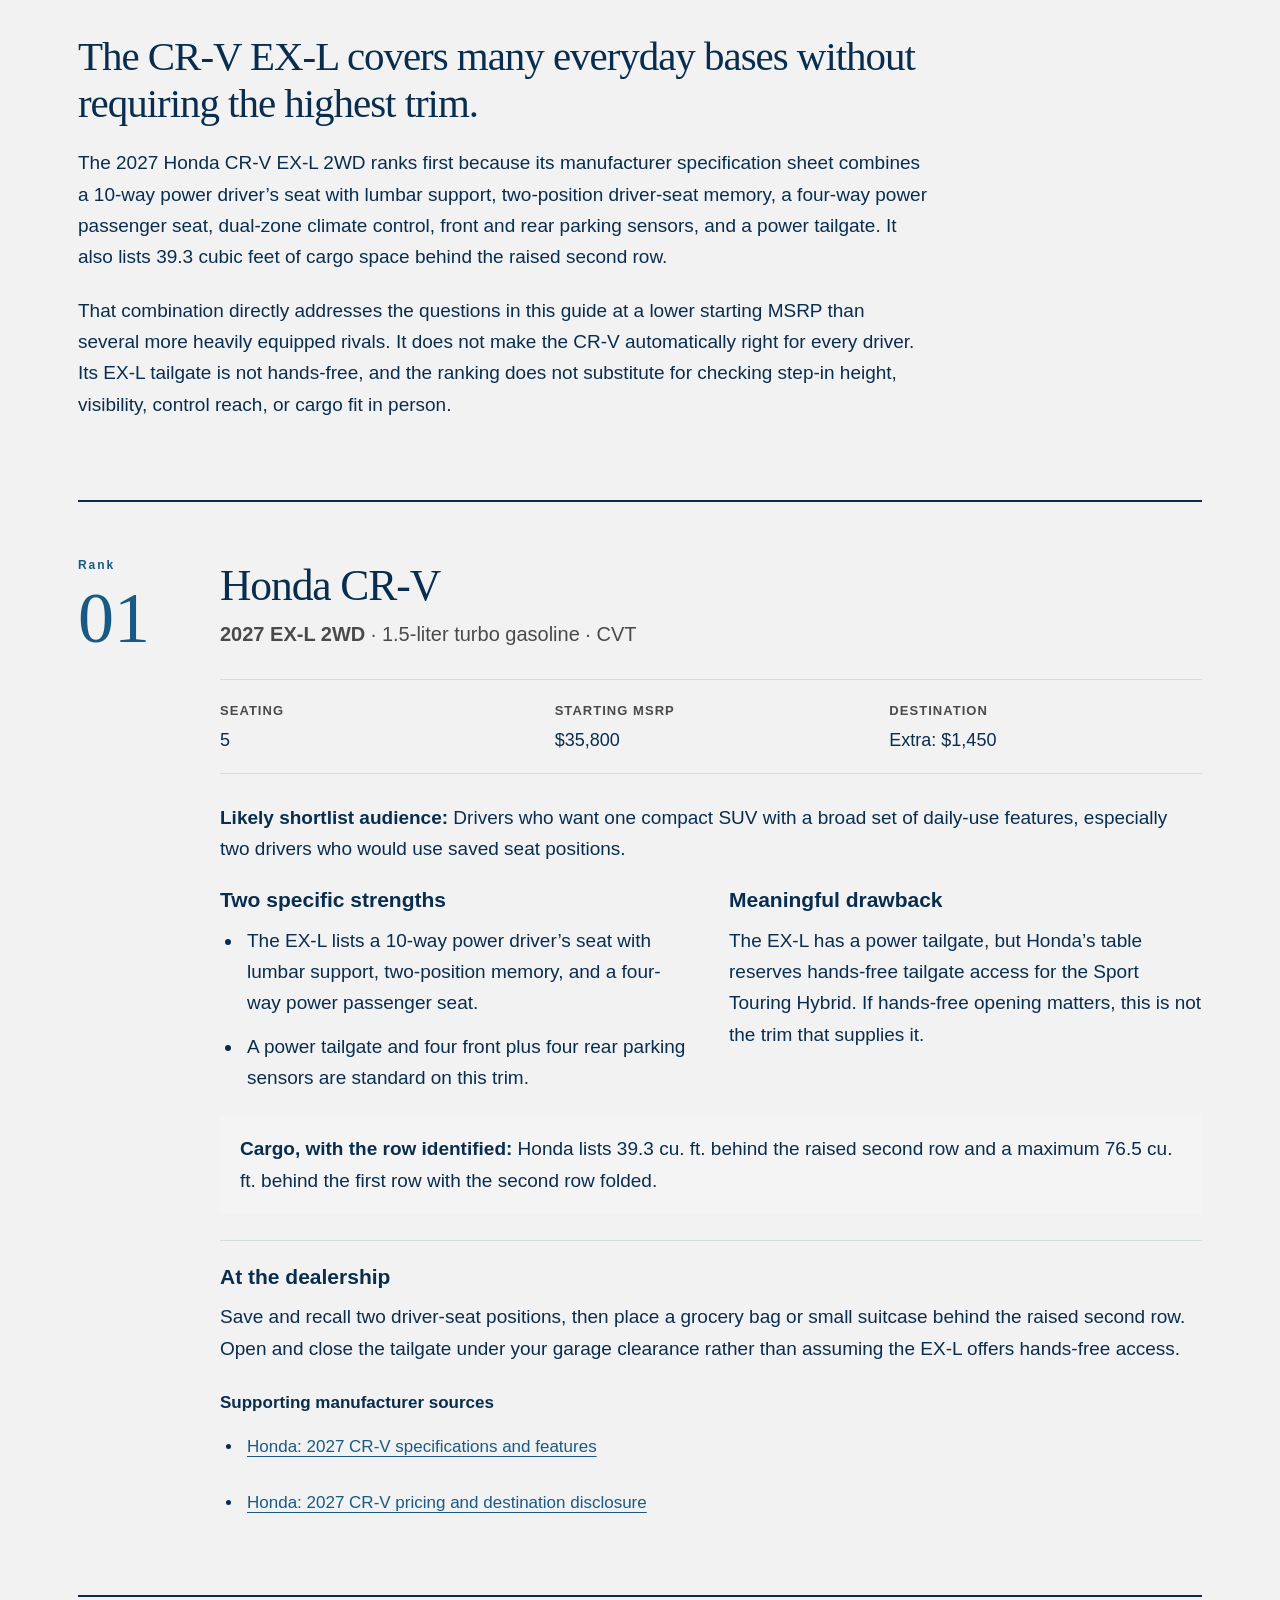
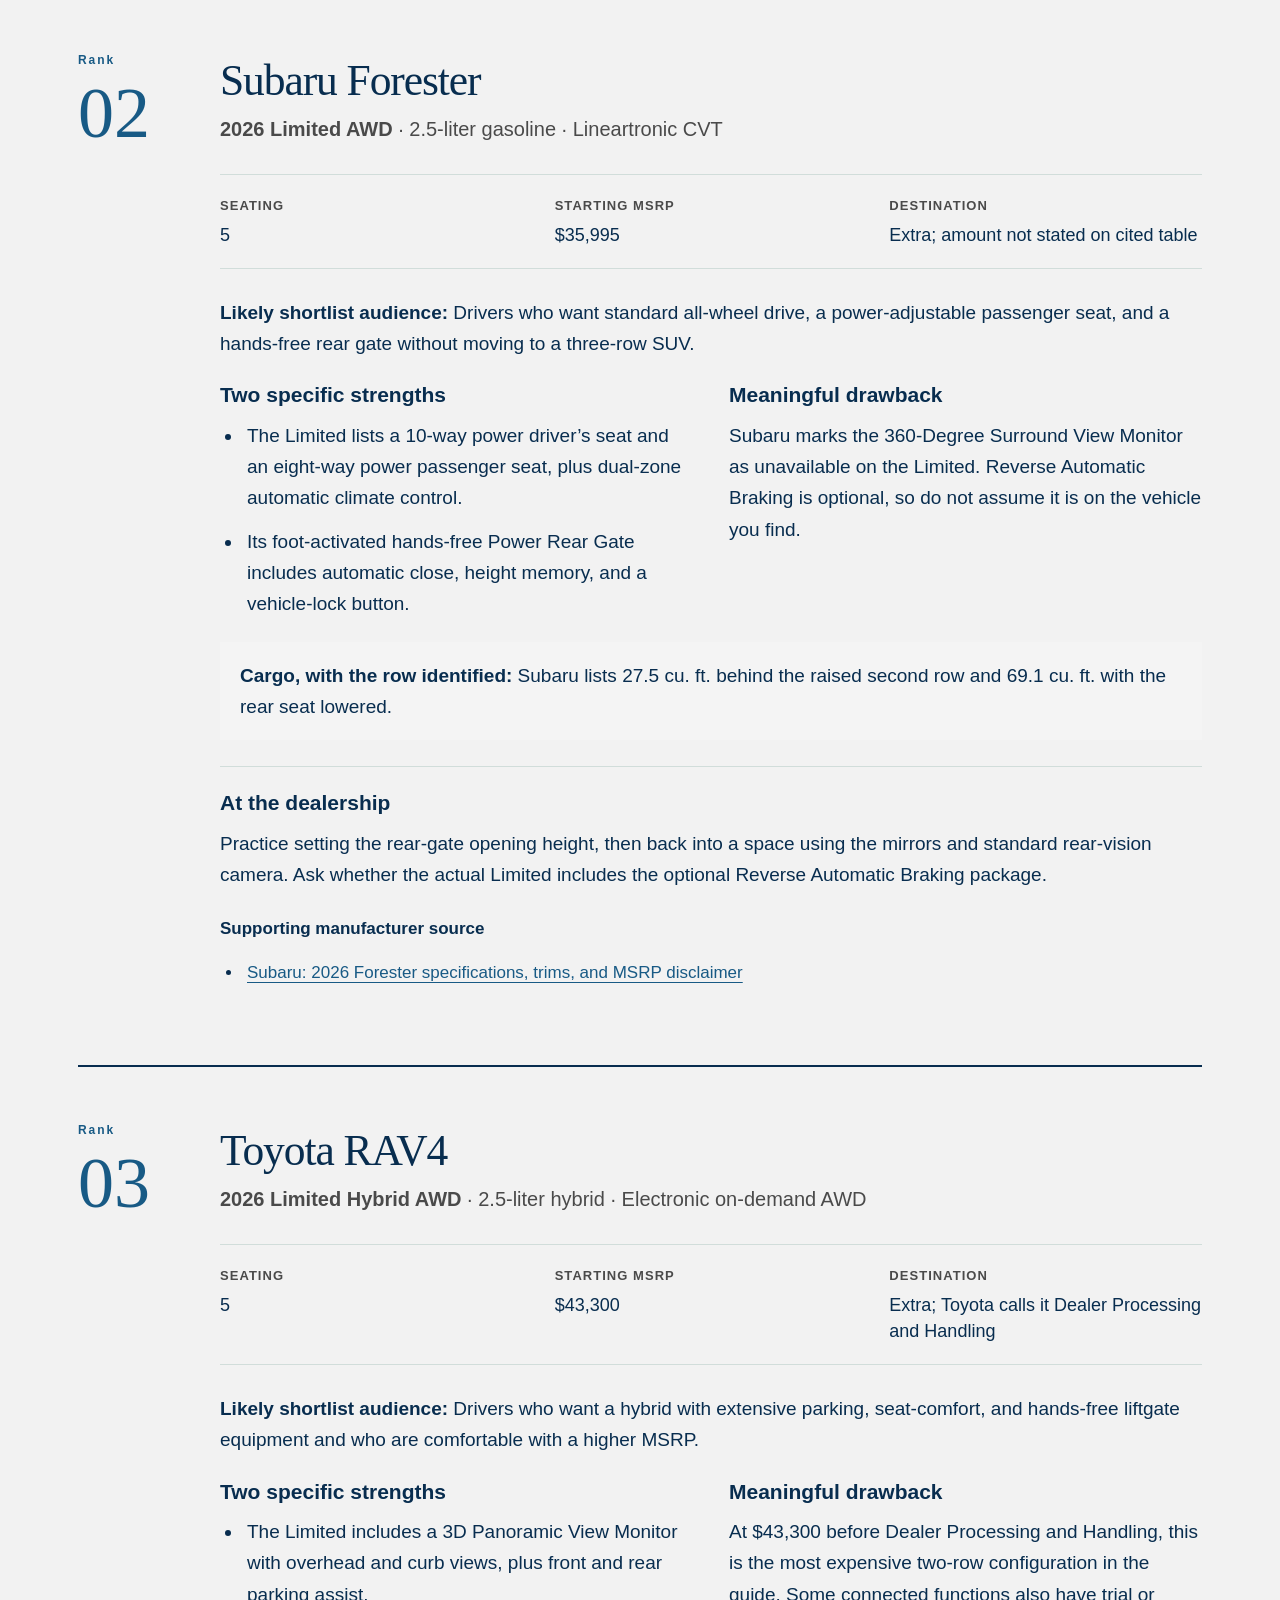
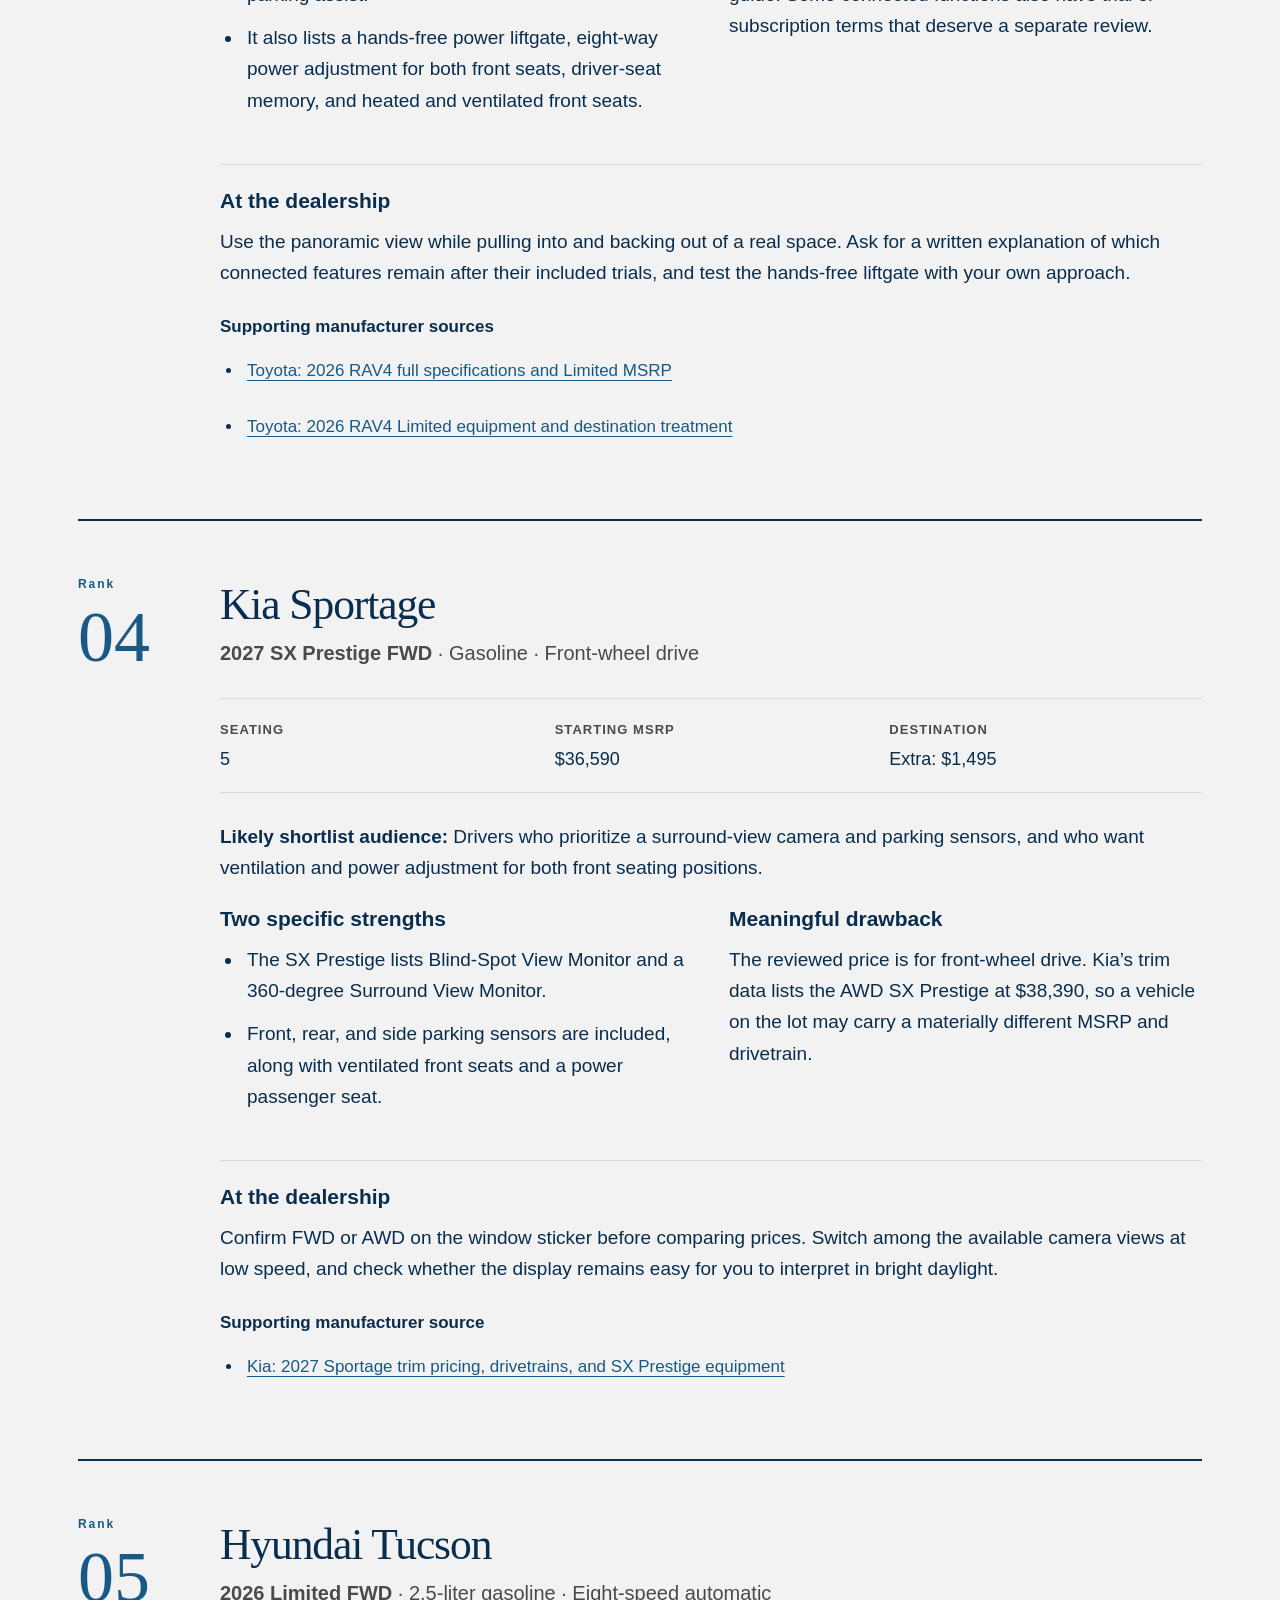
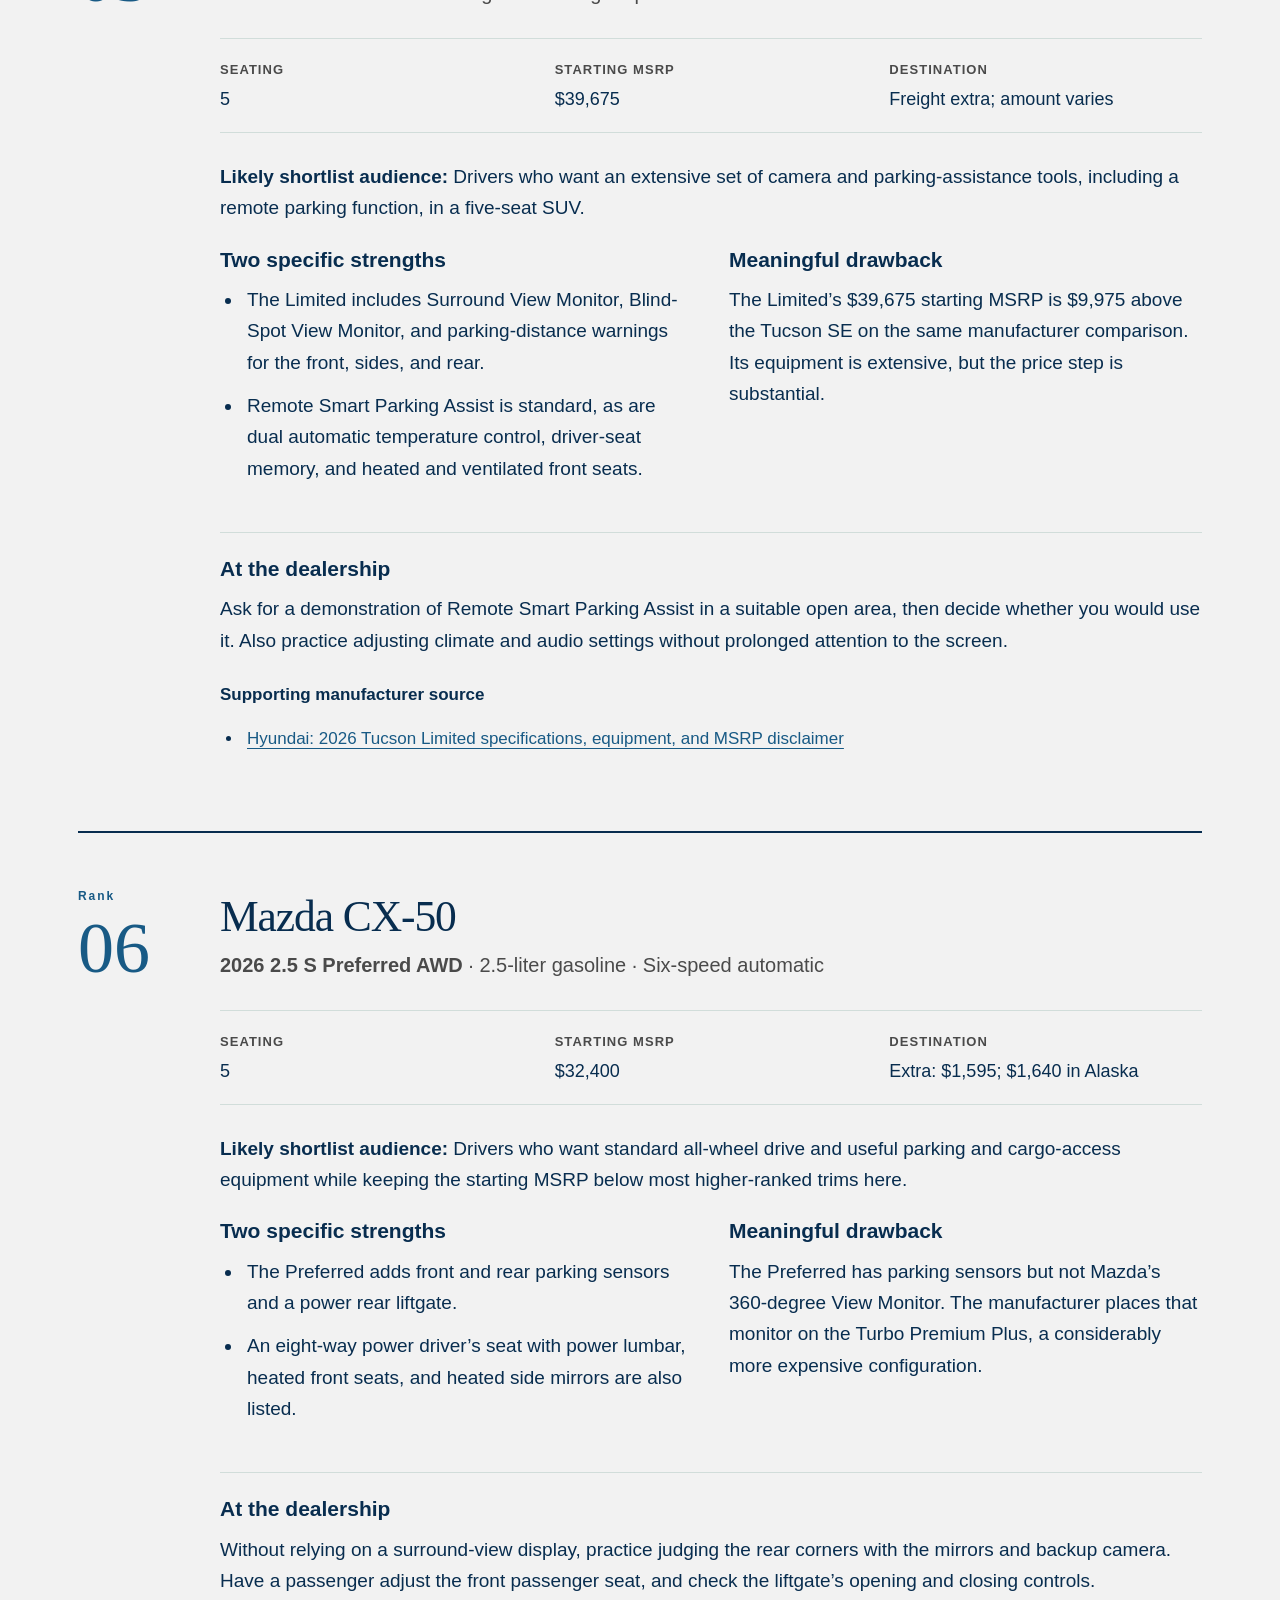
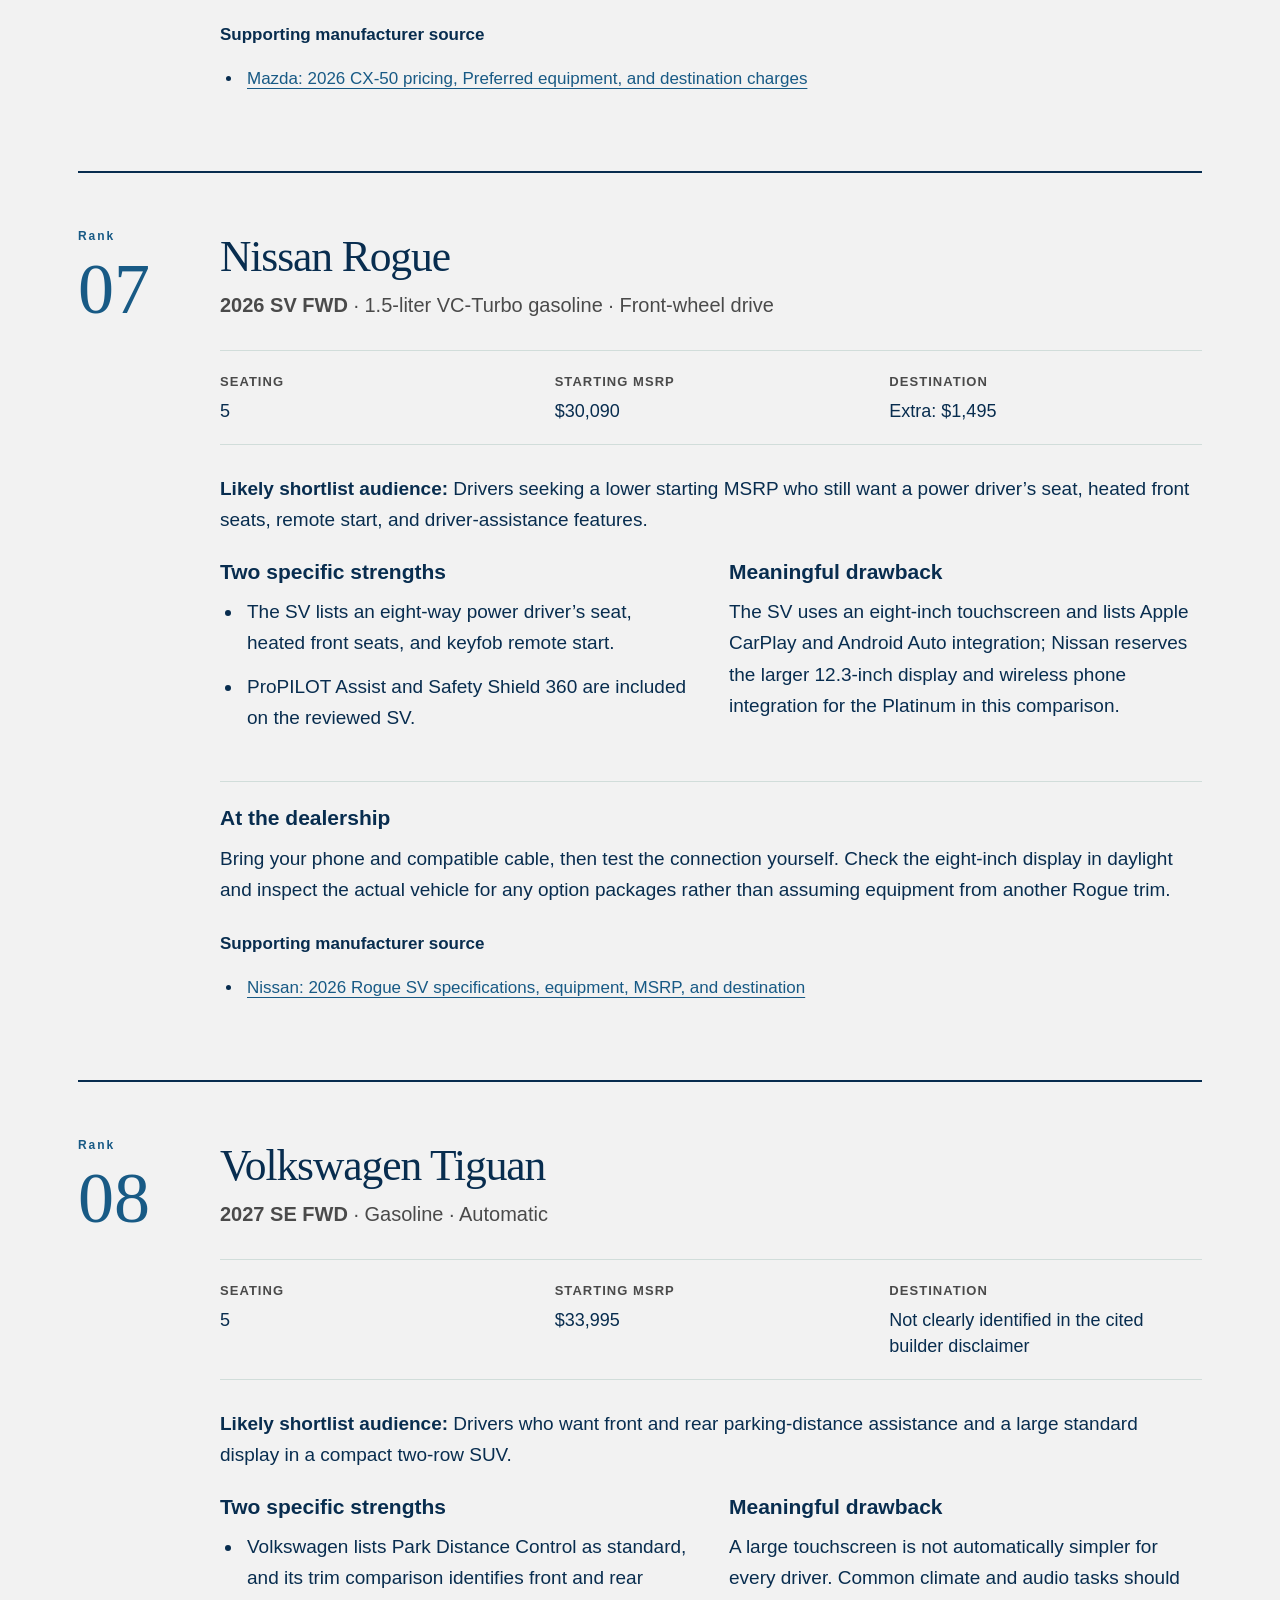
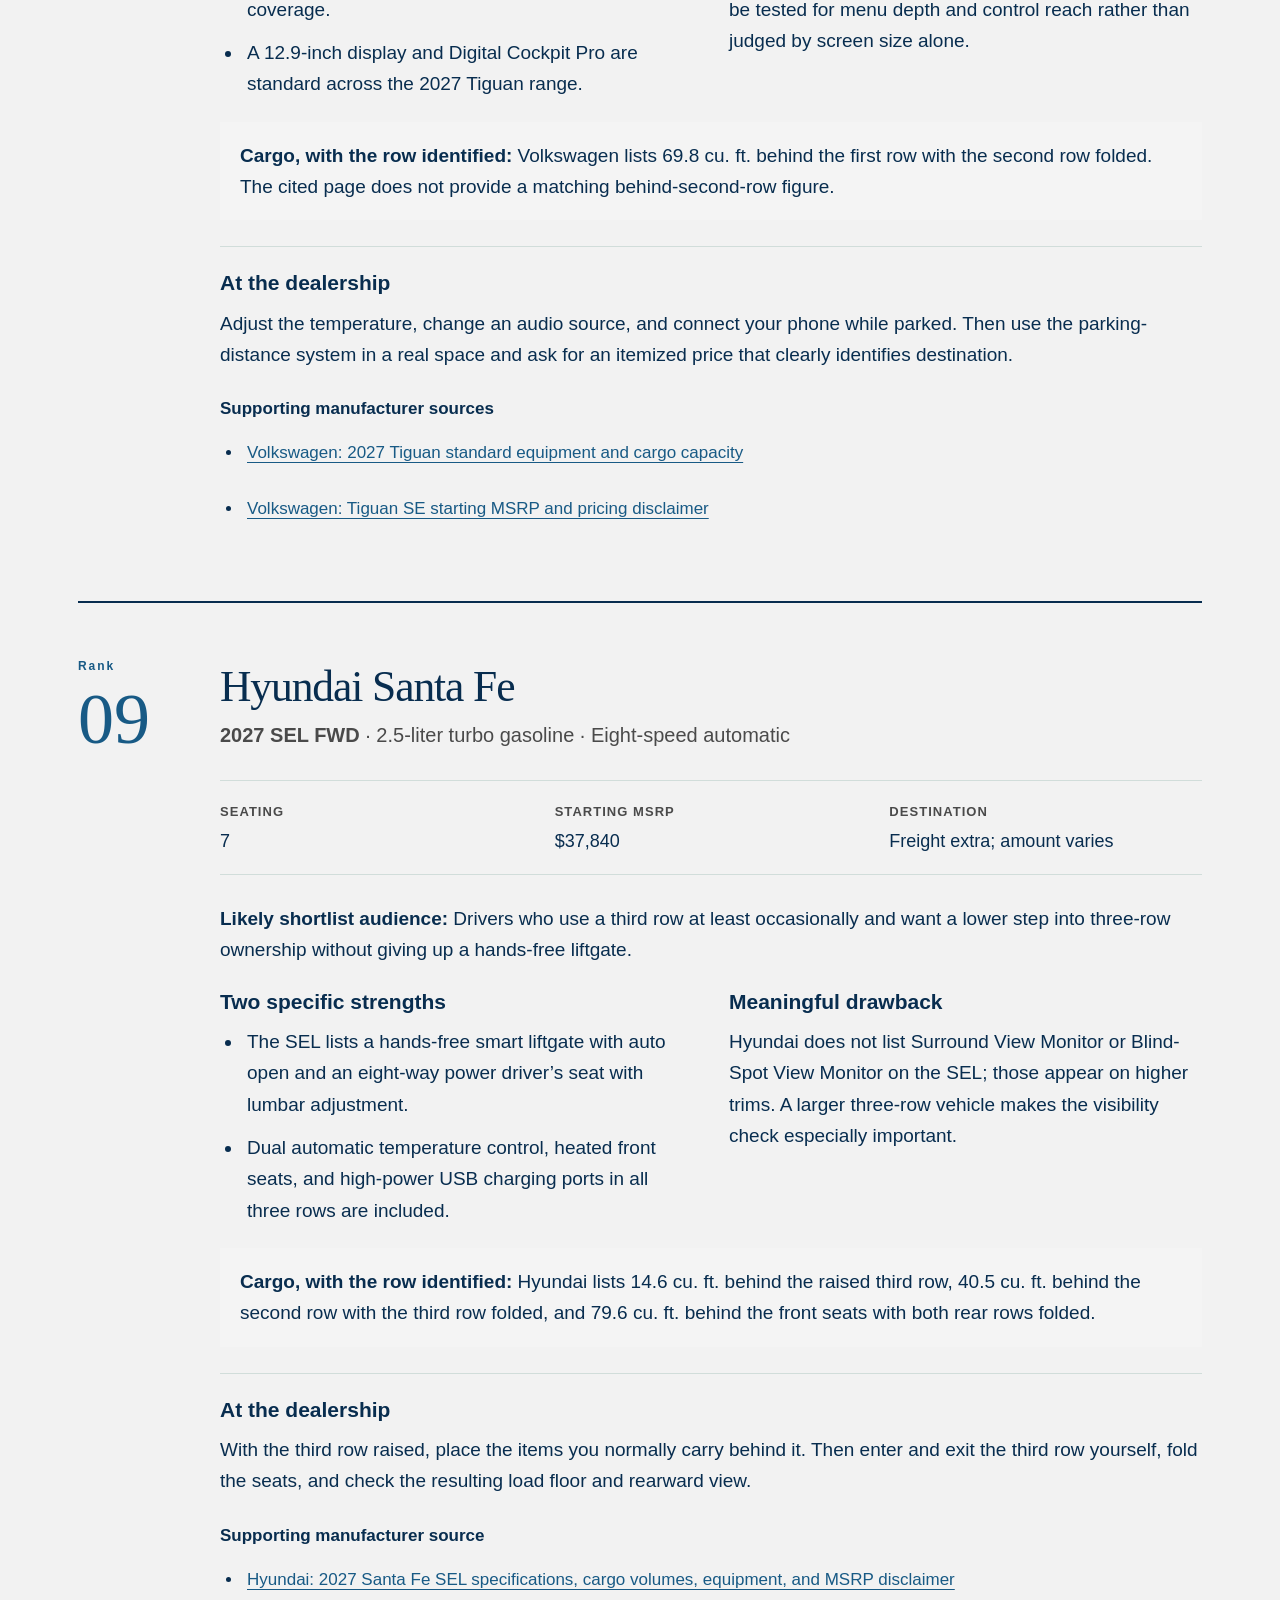
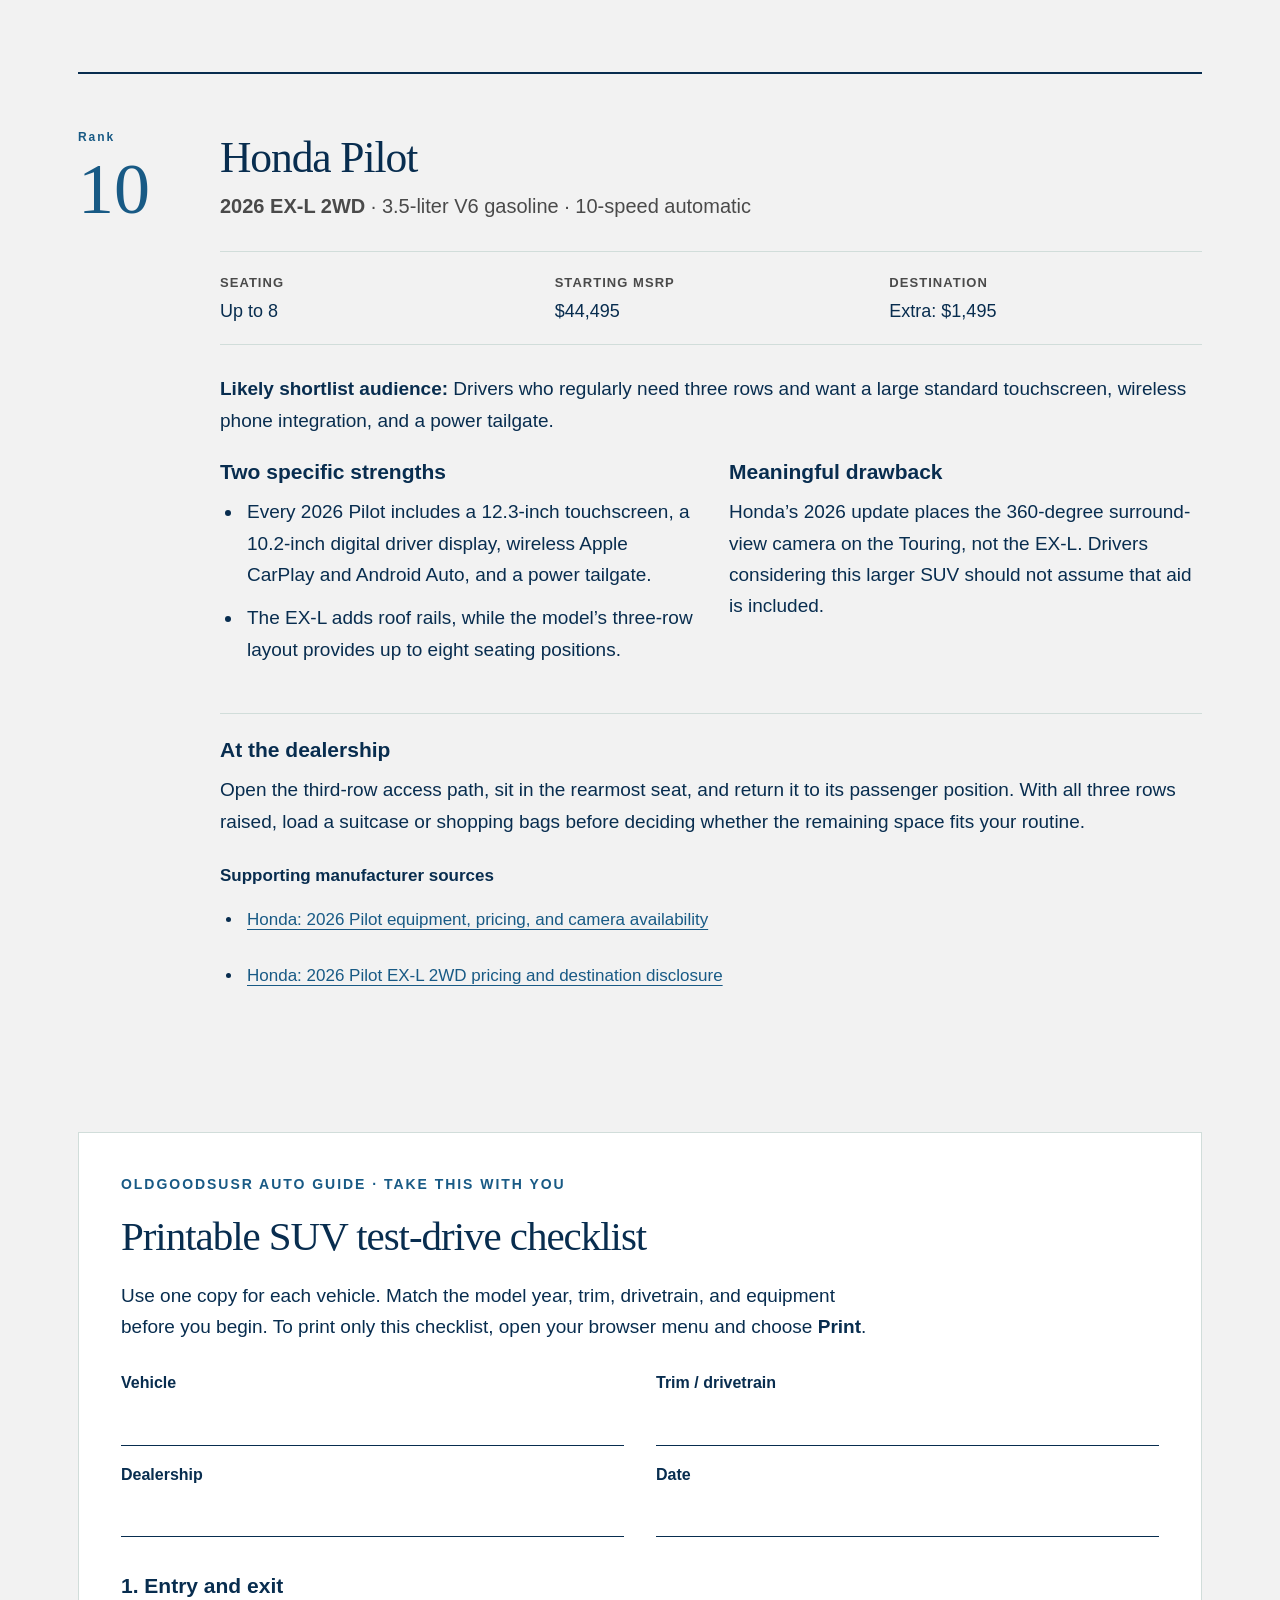
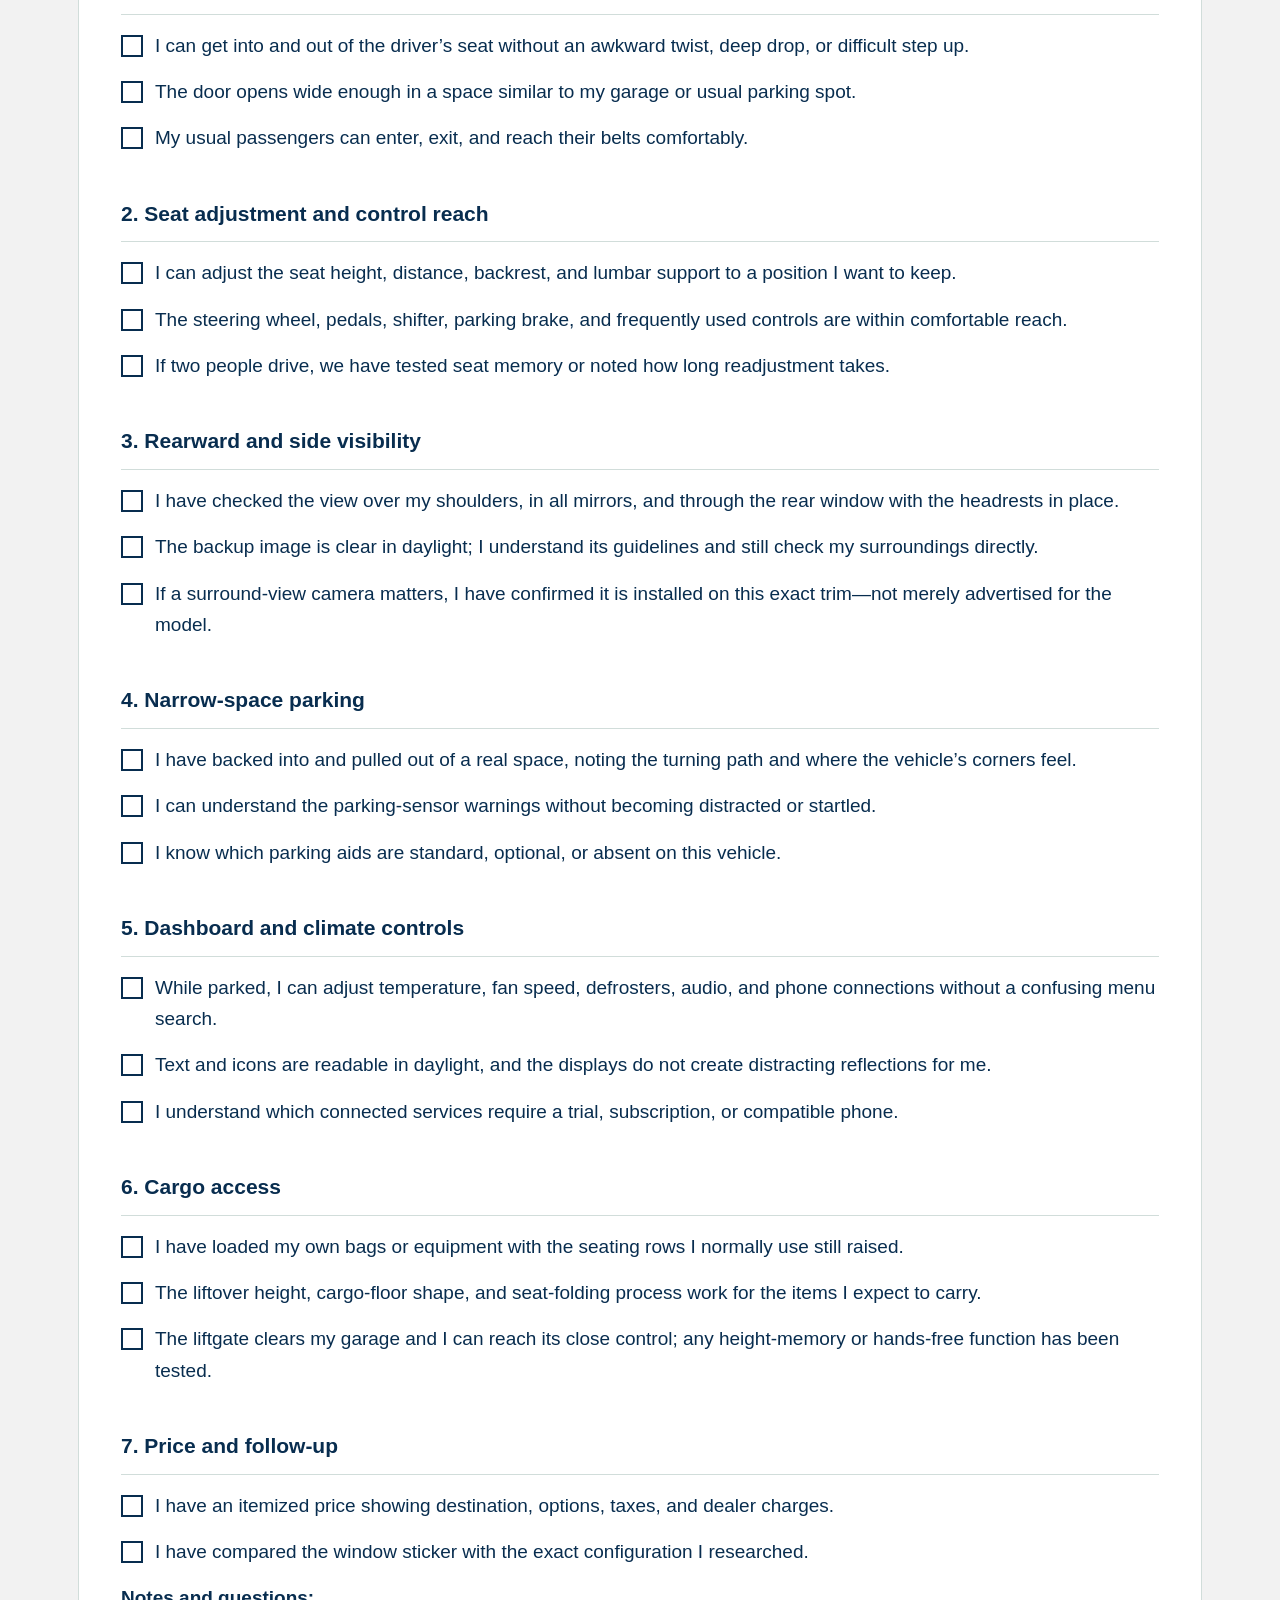
<file: top-10-suvs.html>
<!doctype html>
<html lang="en-US">
<head>
  <meta charset="utf-8">
  <meta name="viewport" content="width=device-width, initial-scale=1">
  <title>Top 10 SUVs for Everyday Driving in the United States | OldGoodsUSR Auto Guide</title>
  <meta name="description" content="Compare ten new SUVs by exact trim, seating, starting MSRP, daily usability features, drawbacks, dealership checks, and direct manufacturer sources.">
  <link rel="canonical" href="https://oldgoodsusr.site/top-10-suvs.html">
  <meta property="og:type" content="article">
  <meta property="og:title" content="Top 10 SUVs for Everyday Driving in the United States">
  <meta property="og:description" content="A complete, source-linked guide to ten SUVs and the everyday checks worth making before you buy.">
  <meta property="og:url" content="https://oldgoodsusr.site/top-10-suvs.html">
  <meta property="og:image" content="https://oldgoodsusr.site/assets/images/everyday-suv-thumbnail.jpg">
  <link rel="icon" href="assets/favicon.svg" type="image/svg+xml">
  <link rel="stylesheet" href="assets/styles.css">
</head>
<body class="article-page">
  <a class="skip-link" href="#main">Skip to main content</a>
  <header class="site-header no-print">
    <div class="header-inner">
      <a class="brand" href="index.html" aria-label="OldGoodsUSR Auto Guide home">OldGoodsUSR <span>Auto Guide</span></a>
      <nav class="site-nav" aria-label="Main navigation">
        <a href="top-10-suvs.html" aria-current="page">SUV Guide</a>
        <a href="editorial-methodology.html">How We Rank</a>
        <a href="about.html">About</a>
      </nav>
    </div>
  </header>
  <main id="main">
    <div class="container">
      <section class="hero article-hero" aria-labelledby="article-title">
        <div class="hero-grid">
          <div class="hero-copy">
            <p class="eyebrow">OldGoodsUSR Auto Guide · Practical SUV research</p>
            <h1 id="article-title">Top 10 SUVs for Everyday Driving in the United States</h1>
            <p class="dek">A ranked shortlist built around the moments that shape ownership: getting situated, reaching the controls, backing out, parking, and loading the cargo area.</p>
            <div class="meta">
              <p><strong>Published by OldGoodsUSR Auto Guide</strong></p>
              <p>Research date: <time datetime="2026-11-21">November 21, 2026</time></p>
            </div>
            <div class="actions no-print">
              <a class="button" href="#comparison">Compare all 10 SUVs</a>
              <a class="button secondary" href="#checklist">Printable checklist</a>
            </div>
          </div>
          <figure class="hero-media">
            <img src="assets/images/everyday-suv-hero.jpg" width="2048" height="1152" alt="Unbranded SUV with its hatch open and grocery bags in the cargo area on a residential driveway">
            <figcaption>AI-generated illustration.</figcaption>
          </figure>
        </div>
      </section>

      <section class="section-heading" aria-labelledby="selection-title">
        <h2 id="selection-title">How this list was selected</h2>
        <p>We reviewed ten distinct new SUVs presented on their U.S. manufacturer websites and selected one specific configuration of each. The list spans compact two-row models and larger three-row options because the right shortlist depends on how many seats you use and what remains available for cargo behind them.</p>
        <p>This is an <strong>editorial-judgment ranking</strong>, not a sales ranking, an instrumented road test, or a safety score. We compared trim-level equipment and price against six practical factors:</p>
        <ul class="link-list">
          <li>Entry, exit, and the range of front-seat adjustment;</li>
          <li>Rearward visibility and the available camera or parking aids;</li>
          <li>Climate-control and dashboard-control usability;</li>
          <li>Liftgate operation and cargo access with the relevant seating row raised;</li>
          <li>Features that may help in a narrow driveway or parking space; and</li>
          <li>Starting MSRP for the exact reviewed configuration.</li>
        </ul>
        <div class="note">
          <p><strong>Price note:</strong> Prices below are manufacturer starting MSRPs researched on November 21, 2026—not dealer quotes, guaranteed transaction prices, or local inventory claims. Destination treatment is identified in each profile. Taxes, registration, options, and dealer charges can change the final price.</p>
          <p><strong>Fit is personal.</strong> A feature list cannot tell you whether a seat, step-in height, control, or view works for you. Use the profiles to plan an in-person check.</p>
        </div>
      </section>

      <section id="comparison" class="comparison-section" aria-labelledby="comparison-title">
        <h2 id="comparison-title">Compare all 10 SUVs</h2>
        <p>Select a model name to jump to its complete profile. On a phone, each row becomes a labeled card.</p>
        <table class="comparison-table">
          <caption>Exact reviewed trims, seating, starting MSRP, and one practical reason to consider each model.</caption>
          <thead>
            <tr><th scope="col">Model and reviewed trim</th><th scope="col">Seating</th><th scope="col">Starting MSRP</th><th scope="col">Practical reason to consider it</th></tr>
          </thead>
          <tbody>
            <tr><td data-label="Model and trim"><a href="#honda-cr-v"><span class="model-year">#1 · 2027 Honda</span>CR-V EX-L 2WD</a></td><td data-label="Seating">5</td><td data-label="Starting MSRP">$35,800</td><td data-label="Why consider it">Seat memory, a power passenger seat, parking sensors, and 39.3 cu. ft. behind the second row.</td></tr>
            <tr><td data-label="Model and trim"><a href="#subaru-forester"><span class="model-year">#2 · 2026 Subaru</span>Forester Limited AWD</a></td><td data-label="Seating">5</td><td data-label="Starting MSRP">$35,995</td><td data-label="Why consider it">A hands-free power rear gate with height memory and power adjustment for both front seats.</td></tr>
            <tr><td data-label="Model and trim"><a href="#toyota-rav4"><span class="model-year">#3 · 2026 Toyota</span>RAV4 Limited Hybrid AWD</a></td><td data-label="Seating">5</td><td data-label="Starting MSRP">$43,300</td><td data-label="Why consider it">A 3D Panoramic View Monitor and hands-free power liftgate support parking and loading.</td></tr>
            <tr><td data-label="Model and trim"><a href="#kia-sportage"><span class="model-year">#4 · 2027 Kia</span>Sportage SX Prestige FWD</a></td><td data-label="Seating">5</td><td data-label="Starting MSRP">$36,590</td><td data-label="Why consider it">A 360-degree monitor plus front, rear, and side parking sensors.</td></tr>
            <tr><td data-label="Model and trim"><a href="#hyundai-tucson"><span class="model-year">#5 · 2026 Hyundai</span>Tucson Limited FWD</a></td><td data-label="Seating">5</td><td data-label="Starting MSRP">$39,675</td><td data-label="Why consider it">Surround View Monitor, parking-distance warnings, and Remote Smart Parking Assist.</td></tr>
            <tr><td data-label="Model and trim"><a href="#mazda-cx-50"><span class="model-year">#6 · 2026 Mazda</span>CX-50 2.5 S Preferred AWD</a></td><td data-label="Seating">5</td><td data-label="Starting MSRP">$32,400</td><td data-label="Why consider it">Standard AWD, front and rear parking sensors, and a power rear liftgate.</td></tr>
            <tr><td data-label="Model and trim"><a href="#nissan-rogue"><span class="model-year">#7 · 2026 Nissan</span>Rogue SV FWD</a></td><td data-label="Seating">5</td><td data-label="Starting MSRP">$30,090</td><td data-label="Why consider it">An eight-way power driver’s seat and ProPILOT Assist at the lowest MSRP in this group.</td></tr>
            <tr><td data-label="Model and trim"><a href="#volkswagen-tiguan"><span class="model-year">#8 · 2027 Volkswagen</span>Tiguan SE FWD</a></td><td data-label="Seating">5</td><td data-label="Starting MSRP">$33,995</td><td data-label="Why consider it">Standard front and rear Park Distance Control and a 12.9-inch display.</td></tr>
            <tr><td data-label="Model and trim"><a href="#hyundai-santa-fe"><span class="model-year">#9 · 2027 Hyundai</span>Santa Fe SEL FWD</a></td><td data-label="Seating">7</td><td data-label="Starting MSRP">$37,840</td><td data-label="Why consider it">Three rows, a hands-free smart liftgate, and clearly reported cargo volumes for each row.</td></tr>
            <tr><td data-label="Model and trim"><a href="#honda-pilot"><span class="model-year">#10 · 2026 Honda</span>Pilot EX-L 2WD</a></td><td data-label="Seating">Up to 8</td><td data-label="Starting MSRP">$44,495</td><td data-label="Why consider it">Three-row seating with a standard power tailgate and 12.3-inch touchscreen.</td></tr>
          </tbody>
        </table>
        <p class="price-note">Starting MSRPs generally exclude destination; the Volkswagen builder’s cited disclaimer does not clearly identify destination treatment. See the relevant profile before comparing totals.</p>
      </section>

      <section class="section" aria-labelledby="top-pick-title">
        <div class="narrow">
          <p class="eyebrow">Why the top pick ranks first</p>
          <h2 id="top-pick-title">The CR-V EX-L covers many everyday bases without requiring the highest trim.</h2>
          <p>The 2027 Honda CR-V EX-L 2WD ranks first because its manufacturer specification sheet combines a 10-way power driver’s seat with lumbar support, two-position driver-seat memory, a four-way power passenger seat, dual-zone climate control, front and rear parking sensors, and a power tailgate. It also lists 39.3 cubic feet of cargo space behind the raised second row.</p>
          <p>That combination directly addresses the questions in this guide at a lower starting MSRP than several more heavily equipped rivals. It does not make the CR-V automatically right for every driver. Its EX-L tailgate is not hands-free, and the ranking does not substitute for checking step-in height, visibility, control reach, or cargo fit in person.</p>
        </div>
      </section>

      <section class="profiles" aria-label="Full ranked SUV profiles">
        <article id="honda-cr-v" class="profile">
          <div class="rank"><small>Rank</small>01</div>
          <div>
            <h2>Honda CR-V</h2>
            <p class="trim-line"><strong>2027 EX-L 2WD</strong> · 1.5-liter turbo gasoline · CVT</p>
            <dl class="fact-grid">
              <div><dt>Seating</dt><dd>5</dd></div>
              <div><dt>Starting MSRP</dt><dd>$35,800</dd></div>
              <div><dt>Destination</dt><dd>Extra: $1,450</dd></div>
            </dl>
            <p><strong>Likely shortlist audience:</strong> Drivers who want one compact SUV with a broad set of daily-use features, especially two drivers who would use saved seat positions.</p>
            <div class="profile-columns">
              <div>
                <h3>Two specific strengths</h3>
                <ul>
                  <li>The EX-L lists a 10-way power driver’s seat with lumbar support, two-position memory, and a four-way power passenger seat.</li>
                  <li>A power tailgate and four front plus four rear parking sensors are standard on this trim.</li>
                </ul>
              </div>
              <div>
                <h3>Meaningful drawback</h3>
                <p>The EX-L has a power tailgate, but Honda’s table reserves hands-free tailgate access for the Sport Touring Hybrid. If hands-free opening matters, this is not the trim that supplies it.</p>
              </div>
            </div>
            <p class="cargo-note"><strong>Cargo, with the row identified:</strong> Honda lists 39.3 cu. ft. behind the raised second row and a maximum 76.5 cu. ft. behind the first row with the second row folded.</p>
            <div class="dealership-check">
              <h3>At the dealership</h3>
              <p>Save and recall two driver-seat positions, then place a grocery bag or small suitcase behind the raised second row. Open and close the tailgate under your garage clearance rather than assuming the EX-L offers hands-free access.</p>
            </div>
            <div class="sources">
              <h3>Supporting manufacturer sources</h3>
              <ul>
                <li><a href="https://hondanews.com/en-US/honda-automobiles/releases/release-2a30447979673882e0608a518f089aa6-2027-honda-cr-v-specifications-features">Honda: 2027 CR-V specifications and features</a></li>
                <li><a href="https://hondanews.com/en-US/honda-automobiles/releases/release-2a30447979673882e0608a518f086878-2027-honda-cr-v-pricing-and-epa-ratings">Honda: 2027 CR-V pricing and destination disclosure</a></li>
              </ul>
            </div>
          </div>
        </article>

        <article id="subaru-forester" class="profile">
          <div class="rank"><small>Rank</small>02</div>
          <div>
            <h2>Subaru Forester</h2>
            <p class="trim-line"><strong>2026 Limited AWD</strong> · 2.5-liter gasoline · Lineartronic CVT</p>
            <dl class="fact-grid">
              <div><dt>Seating</dt><dd>5</dd></div>
              <div><dt>Starting MSRP</dt><dd>$35,995</dd></div>
              <div><dt>Destination</dt><dd>Extra; amount not stated on cited table</dd></div>
            </dl>
            <p><strong>Likely shortlist audience:</strong> Drivers who want standard all-wheel drive, a power-adjustable passenger seat, and a hands-free rear gate without moving to a three-row SUV.</p>
            <div class="profile-columns">
              <div>
                <h3>Two specific strengths</h3>
                <ul>
                  <li>The Limited lists a 10-way power driver’s seat and an eight-way power passenger seat, plus dual-zone automatic climate control.</li>
                  <li>Its foot-activated hands-free Power Rear Gate includes automatic close, height memory, and a vehicle-lock button.</li>
                </ul>
              </div>
              <div>
                <h3>Meaningful drawback</h3>
                <p>Subaru marks the 360-Degree Surround View Monitor as unavailable on the Limited. Reverse Automatic Braking is optional, so do not assume it is on the vehicle you find.</p>
              </div>
            </div>
            <p class="cargo-note"><strong>Cargo, with the row identified:</strong> Subaru lists 27.5 cu. ft. behind the raised second row and 69.1 cu. ft. with the rear seat lowered.</p>
            <div class="dealership-check">
              <h3>At the dealership</h3>
              <p>Practice setting the rear-gate opening height, then back into a space using the mirrors and standard rear-vision camera. Ask whether the actual Limited includes the optional Reverse Automatic Braking package.</p>
            </div>
            <div class="sources">
              <h3>Supporting manufacturer source</h3>
              <ul><li><a href="https://www.subaru.com/vehicles/forester/2026/specs-trim.html">Subaru: 2026 Forester specifications, trims, and MSRP disclaimer</a></li></ul>
            </div>
          </div>
        </article>

        <article id="toyota-rav4" class="profile">
          <div class="rank"><small>Rank</small>03</div>
          <div>
            <h2>Toyota RAV4</h2>
            <p class="trim-line"><strong>2026 Limited Hybrid AWD</strong> · 2.5-liter hybrid · Electronic on-demand AWD</p>
            <dl class="fact-grid">
              <div><dt>Seating</dt><dd>5</dd></div>
              <div><dt>Starting MSRP</dt><dd>$43,300</dd></div>
              <div><dt>Destination</dt><dd>Extra; Toyota calls it Dealer Processing and Handling</dd></div>
            </dl>
            <p><strong>Likely shortlist audience:</strong> Drivers who want a hybrid with extensive parking, seat-comfort, and hands-free liftgate equipment and who are comfortable with a higher MSRP.</p>
            <div class="profile-columns">
              <div>
                <h3>Two specific strengths</h3>
                <ul>
                  <li>The Limited includes a 3D Panoramic View Monitor with overhead and curb views, plus front and rear parking assist.</li>
                  <li>It also lists a hands-free power liftgate, eight-way power adjustment for both front seats, driver-seat memory, and heated and ventilated front seats.</li>
                </ul>
              </div>
              <div>
                <h3>Meaningful drawback</h3>
                <p>At $43,300 before Dealer Processing and Handling, this is the most expensive two-row configuration in the guide. Some connected functions also have trial or subscription terms that deserve a separate review.</p>
              </div>
            </div>
            <div class="dealership-check">
              <h3>At the dealership</h3>
              <p>Use the panoramic view while pulling into and backing out of a real space. Ask for a written explanation of which connected features remain after their included trials, and test the hands-free liftgate with your own approach.</p>
            </div>
            <div class="sources">
              <h3>Supporting manufacturer sources</h3>
              <ul>
                <li><a href="https://www.toyota.com/rav4/2026/features/mechanical_performance/">Toyota: 2026 RAV4 full specifications and Limited MSRP</a></li>
                <li><a href="https://pressroom.toyota.com/the-next-adventure-begins-2026-rav4-arrives-this-winter/">Toyota: 2026 RAV4 Limited equipment and destination treatment</a></li>
              </ul>
            </div>
          </div>
        </article>

        <article id="kia-sportage" class="profile">
          <div class="rank"><small>Rank</small>04</div>
          <div>
            <h2>Kia Sportage</h2>
            <p class="trim-line"><strong>2027 SX Prestige FWD</strong> · Gasoline · Front-wheel drive</p>
            <dl class="fact-grid">
              <div><dt>Seating</dt><dd>5</dd></div>
              <div><dt>Starting MSRP</dt><dd>$36,590</dd></div>
              <div><dt>Destination</dt><dd>Extra: $1,495</dd></div>
            </dl>
            <p><strong>Likely shortlist audience:</strong> Drivers who prioritize a surround-view camera and parking sensors, and who want ventilation and power adjustment for both front seating positions.</p>
            <div class="profile-columns">
              <div>
                <h3>Two specific strengths</h3>
                <ul>
                  <li>The SX Prestige lists Blind-Spot View Monitor and a 360-degree Surround View Monitor.</li>
                  <li>Front, rear, and side parking sensors are included, along with ventilated front seats and a power passenger seat.</li>
                </ul>
              </div>
              <div>
                <h3>Meaningful drawback</h3>
                <p>The reviewed price is for front-wheel drive. Kia’s trim data lists the AWD SX Prestige at $38,390, so a vehicle on the lot may carry a materially different MSRP and drivetrain.</p>
              </div>
            </div>
            <div class="dealership-check">
              <h3>At the dealership</h3>
              <p>Confirm FWD or AWD on the window sticker before comparing prices. Switch among the available camera views at low speed, and check whether the display remains easy for you to interpret in bright daylight.</p>
            </div>
            <div class="sources">
              <h3>Supporting manufacturer source</h3>
              <ul><li><a href="https://www.kia.com/us/en/sportage">Kia: 2027 Sportage trim pricing, drivetrains, and SX Prestige equipment</a></li></ul>
            </div>
          </div>
        </article>

        <article id="hyundai-tucson" class="profile">
          <div class="rank"><small>Rank</small>05</div>
          <div>
            <h2>Hyundai Tucson</h2>
            <p class="trim-line"><strong>2026 Limited FWD</strong> · 2.5-liter gasoline · Eight-speed automatic</p>
            <dl class="fact-grid">
              <div><dt>Seating</dt><dd>5</dd></div>
              <div><dt>Starting MSRP</dt><dd>$39,675</dd></div>
              <div><dt>Destination</dt><dd>Freight extra; amount varies</dd></div>
            </dl>
            <p><strong>Likely shortlist audience:</strong> Drivers who want an extensive set of camera and parking-assistance tools, including a remote parking function, in a five-seat SUV.</p>
            <div class="profile-columns">
              <div>
                <h3>Two specific strengths</h3>
                <ul>
                  <li>The Limited includes Surround View Monitor, Blind-Spot View Monitor, and parking-distance warnings for the front, sides, and rear.</li>
                  <li>Remote Smart Parking Assist is standard, as are dual automatic temperature control, driver-seat memory, and heated and ventilated front seats.</li>
                </ul>
              </div>
              <div>
                <h3>Meaningful drawback</h3>
                <p>The Limited’s $39,675 starting MSRP is $9,975 above the Tucson SE on the same manufacturer comparison. Its equipment is extensive, but the price step is substantial.</p>
              </div>
            </div>
            <div class="dealership-check">
              <h3>At the dealership</h3>
              <p>Ask for a demonstration of Remote Smart Parking Assist in a suitable open area, then decide whether you would use it. Also practice adjusting climate and audio settings without prolonged attention to the screen.</p>
            </div>
            <div class="sources">
              <h3>Supporting manufacturer source</h3>
              <ul><li><a href="https://www.hyundaiusa.com/us/en/vehicles/tucson/limited">Hyundai: 2026 Tucson Limited specifications, equipment, and MSRP disclaimer</a></li></ul>
            </div>
          </div>
        </article>

        <article id="mazda-cx-50" class="profile">
          <div class="rank"><small>Rank</small>06</div>
          <div>
            <h2>Mazda CX-50</h2>
            <p class="trim-line"><strong>2026 2.5 S Preferred AWD</strong> · 2.5-liter gasoline · Six-speed automatic</p>
            <dl class="fact-grid">
              <div><dt>Seating</dt><dd>5</dd></div>
              <div><dt>Starting MSRP</dt><dd>$32,400</dd></div>
              <div><dt>Destination</dt><dd>Extra: $1,595; $1,640 in Alaska</dd></div>
            </dl>
            <p><strong>Likely shortlist audience:</strong> Drivers who want standard all-wheel drive and useful parking and cargo-access equipment while keeping the starting MSRP below most higher-ranked trims here.</p>
            <div class="profile-columns">
              <div>
                <h3>Two specific strengths</h3>
                <ul>
                  <li>The Preferred adds front and rear parking sensors and a power rear liftgate.</li>
                  <li>An eight-way power driver’s seat with power lumbar, heated front seats, and heated side mirrors are also listed.</li>
                </ul>
              </div>
              <div>
                <h3>Meaningful drawback</h3>
                <p>The Preferred has parking sensors but not Mazda’s 360-degree View Monitor. The manufacturer places that monitor on the Turbo Premium Plus, a considerably more expensive configuration.</p>
              </div>
            </div>
            <div class="dealership-check">
              <h3>At the dealership</h3>
              <p>Without relying on a surround-view display, practice judging the rear corners with the mirrors and backup camera. Have a passenger adjust the front passenger seat, and check the liftgate’s opening and closing controls.</p>
            </div>
            <div class="sources">
              <h3>Supporting manufacturer source</h3>
              <ul><li><a href="https://news.mazdausa.com/2025-09-16-2026-Mazda-CX-50-Pricing-and-Packaging">Mazda: 2026 CX-50 pricing, Preferred equipment, and destination charges</a></li></ul>
            </div>
          </div>
        </article>

        <article id="nissan-rogue" class="profile">
          <div class="rank"><small>Rank</small>07</div>
          <div>
            <h2>Nissan Rogue</h2>
            <p class="trim-line"><strong>2026 SV FWD</strong> · 1.5-liter VC-Turbo gasoline · Front-wheel drive</p>
            <dl class="fact-grid">
              <div><dt>Seating</dt><dd>5</dd></div>
              <div><dt>Starting MSRP</dt><dd>$30,090</dd></div>
              <div><dt>Destination</dt><dd>Extra: $1,495</dd></div>
            </dl>
            <p><strong>Likely shortlist audience:</strong> Drivers seeking a lower starting MSRP who still want a power driver’s seat, heated front seats, remote start, and driver-assistance features.</p>
            <div class="profile-columns">
              <div>
                <h3>Two specific strengths</h3>
                <ul>
                  <li>The SV lists an eight-way power driver’s seat, heated front seats, and keyfob remote start.</li>
                  <li>ProPILOT Assist and Safety Shield 360 are included on the reviewed SV.</li>
                </ul>
              </div>
              <div>
                <h3>Meaningful drawback</h3>
                <p>The SV uses an eight-inch touchscreen and lists Apple CarPlay and Android Auto integration; Nissan reserves the larger 12.3-inch display and wireless phone integration for the Platinum in this comparison.</p>
              </div>
            </div>
            <div class="dealership-check">
              <h3>At the dealership</h3>
              <p>Bring your phone and compatible cable, then test the connection yourself. Check the eight-inch display in daylight and inspect the actual vehicle for any option packages rather than assuming equipment from another Rogue trim.</p>
            </div>
            <div class="sources">
              <h3>Supporting manufacturer source</h3>
              <ul><li><a href="https://www.nissanusa.com/vehicles/crossovers-suvs/rogue/specs-trims.html">Nissan: 2026 Rogue SV specifications, equipment, MSRP, and destination</a></li></ul>
            </div>
          </div>
        </article>

        <article id="volkswagen-tiguan" class="profile">
          <div class="rank"><small>Rank</small>08</div>
          <div>
            <h2>Volkswagen Tiguan</h2>
            <p class="trim-line"><strong>2027 SE FWD</strong> · Gasoline · Automatic</p>
            <dl class="fact-grid">
              <div><dt>Seating</dt><dd>5</dd></div>
              <div><dt>Starting MSRP</dt><dd>$33,995</dd></div>
              <div><dt>Destination</dt><dd>Not clearly identified in the cited builder disclaimer</dd></div>
            </dl>
            <p><strong>Likely shortlist audience:</strong> Drivers who want front and rear parking-distance assistance and a large standard display in a compact two-row SUV.</p>
            <div class="profile-columns">
              <div>
                <h3>Two specific strengths</h3>
                <ul>
                  <li>Volkswagen lists Park Distance Control as standard, and its trim comparison identifies front and rear coverage.</li>
                  <li>A 12.9-inch display and Digital Cockpit Pro are standard across the 2027 Tiguan range.</li>
                </ul>
              </div>
              <div>
                <h3>Meaningful drawback</h3>
                <p>A large touchscreen is not automatically simpler for every driver. Common climate and audio tasks should be tested for menu depth and control reach rather than judged by screen size alone.</p>
              </div>
            </div>
            <p class="cargo-note"><strong>Cargo, with the row identified:</strong> Volkswagen lists 69.8 cu. ft. behind the first row with the second row folded. The cited page does not provide a matching behind-second-row figure.</p>
            <div class="dealership-check">
              <h3>At the dealership</h3>
              <p>Adjust the temperature, change an audio source, and connect your phone while parked. Then use the parking-distance system in a real space and ask for an itemized price that clearly identifies destination.</p>
            </div>
            <div class="sources">
              <h3>Supporting manufacturer sources</h3>
              <ul>
                <li><a href="https://www.vw.com/en/models/tiguan.html">Volkswagen: 2027 Tiguan standard equipment and cargo capacity</a></li>
                <li><a href="https://www.vw.com/en/builder.html/__app/tiguan.app">Volkswagen: Tiguan SE starting MSRP and pricing disclaimer</a></li>
              </ul>
            </div>
          </div>
        </article>

        <article id="hyundai-santa-fe" class="profile">
          <div class="rank"><small>Rank</small>09</div>
          <div>
            <h2>Hyundai Santa Fe</h2>
            <p class="trim-line"><strong>2027 SEL FWD</strong> · 2.5-liter turbo gasoline · Eight-speed automatic</p>
            <dl class="fact-grid">
              <div><dt>Seating</dt><dd>7</dd></div>
              <div><dt>Starting MSRP</dt><dd>$37,840</dd></div>
              <div><dt>Destination</dt><dd>Freight extra; amount varies</dd></div>
            </dl>
            <p><strong>Likely shortlist audience:</strong> Drivers who use a third row at least occasionally and want a lower step into three-row ownership without giving up a hands-free liftgate.</p>
            <div class="profile-columns">
              <div>
                <h3>Two specific strengths</h3>
                <ul>
                  <li>The SEL lists a hands-free smart liftgate with auto open and an eight-way power driver’s seat with lumbar adjustment.</li>
                  <li>Dual automatic temperature control, heated front seats, and high-power USB charging ports in all three rows are included.</li>
                </ul>
              </div>
              <div>
                <h3>Meaningful drawback</h3>
                <p>Hyundai does not list Surround View Monitor or Blind-Spot View Monitor on the SEL; those appear on higher trims. A larger three-row vehicle makes the visibility check especially important.</p>
              </div>
            </div>
            <p class="cargo-note"><strong>Cargo, with the row identified:</strong> Hyundai lists 14.6 cu. ft. behind the raised third row, 40.5 cu. ft. behind the second row with the third row folded, and 79.6 cu. ft. behind the front seats with both rear rows folded.</p>
            <div class="dealership-check">
              <h3>At the dealership</h3>
              <p>With the third row raised, place the items you normally carry behind it. Then enter and exit the third row yourself, fold the seats, and check the resulting load floor and rearward view.</p>
            </div>
            <div class="sources">
              <h3>Supporting manufacturer source</h3>
              <ul><li><a href="https://www.hyundaiusa.com/us/en/vehicles/santa-fe/sel">Hyundai: 2027 Santa Fe SEL specifications, cargo volumes, equipment, and MSRP disclaimer</a></li></ul>
            </div>
          </div>
        </article>

        <article id="honda-pilot" class="profile">
          <div class="rank"><small>Rank</small>10</div>
          <div>
            <h2>Honda Pilot</h2>
            <p class="trim-line"><strong>2026 EX-L 2WD</strong> · 3.5-liter V6 gasoline · 10-speed automatic</p>
            <dl class="fact-grid">
              <div><dt>Seating</dt><dd>Up to 8</dd></div>
              <div><dt>Starting MSRP</dt><dd>$44,495</dd></div>
              <div><dt>Destination</dt><dd>Extra: $1,495</dd></div>
            </dl>
            <p><strong>Likely shortlist audience:</strong> Drivers who regularly need three rows and want a large standard touchscreen, wireless phone integration, and a power tailgate.</p>
            <div class="profile-columns">
              <div>
                <h3>Two specific strengths</h3>
                <ul>
                  <li>Every 2026 Pilot includes a 12.3-inch touchscreen, a 10.2-inch digital driver display, wireless Apple CarPlay and Android Auto, and a power tailgate.</li>
                  <li>The EX-L adds roof rails, while the model’s three-row layout provides up to eight seating positions.</li>
                </ul>
              </div>
              <div>
                <h3>Meaningful drawback</h3>
                <p>Honda’s 2026 update places the 360-degree surround-view camera on the Touring, not the EX-L. Drivers considering this larger SUV should not assume that aid is included.</p>
              </div>
            </div>
            <div class="dealership-check">
              <h3>At the dealership</h3>
              <p>Open the third-row access path, sit in the rearmost seat, and return it to its passenger position. With all three rows raised, load a suitcase or shopping bags before deciding whether the remaining space fits your routine.</p>
            </div>
            <div class="sources">
              <h3>Supporting manufacturer sources</h3>
              <ul>
                <li><a href="https://hondanews.com/en-US/honda-automobiles/releases/release-31c2789ed27008c713cb157bde00718c-rugged-and-family-friendly-refreshed-2026-honda-pilot-arriving-at-dealers-with-improved-driving-experience-more-standard-technology-and-bold-new-styling">Honda: 2026 Pilot equipment, pricing, and camera availability</a></li>
                <li><a href="https://hondanews.com/en-US/honda-automobiles/releases/release-31c2789ed27008c713cb157bde00c068-2026-honda-pilot-pricing-and-epa-ratings">Honda: 2026 Pilot EX-L 2WD pricing and destination disclosure</a></li>
              </ul>
            </div>
          </div>
        </article>
      </section>

      <section id="checklist" class="checklist" aria-labelledby="checklist-title">
        <p class="eyebrow">OldGoodsUSR Auto Guide · Take this with you</p>
        <h2 id="checklist-title">Printable SUV test-drive checklist</h2>
        <p class="checklist-intro">Use one copy for each vehicle. Match the model year, trim, drivetrain, and equipment before you begin. To print only this checklist, open your browser menu and choose <strong>Print</strong>.</p>
        <div class="identity-grid">
          <div><strong>Vehicle</strong><div class="write-line" aria-hidden="true"></div></div>
          <div><strong>Trim / drivetrain</strong><div class="write-line" aria-hidden="true"></div></div>
          <div><strong>Dealership</strong><div class="write-line" aria-hidden="true"></div></div>
          <div><strong>Date</strong><div class="write-line" aria-hidden="true"></div></div>
        </div>

        <fieldset class="check-group">
          <legend>1. Entry and exit</legend>
          <div class="check-item"><span class="check-box" aria-hidden="true"></span><span>I can get into and out of the driver’s seat without an awkward twist, deep drop, or difficult step up.</span></div>
          <div class="check-item"><span class="check-box" aria-hidden="true"></span><span>The door opens wide enough in a space similar to my garage or usual parking spot.</span></div>
          <div class="check-item"><span class="check-box" aria-hidden="true"></span><span>My usual passengers can enter, exit, and reach their belts comfortably.</span></div>
        </fieldset>

        <fieldset class="check-group">
          <legend>2. Seat adjustment and control reach</legend>
          <div class="check-item"><span class="check-box" aria-hidden="true"></span><span>I can adjust the seat height, distance, backrest, and lumbar support to a position I want to keep.</span></div>
          <div class="check-item"><span class="check-box" aria-hidden="true"></span><span>The steering wheel, pedals, shifter, parking brake, and frequently used controls are within comfortable reach.</span></div>
          <div class="check-item"><span class="check-box" aria-hidden="true"></span><span>If two people drive, we have tested seat memory or noted how long readjustment takes.</span></div>
        </fieldset>

        <fieldset class="check-group">
          <legend>3. Rearward and side visibility</legend>
          <div class="check-item"><span class="check-box" aria-hidden="true"></span><span>I have checked the view over my shoulders, in all mirrors, and through the rear window with the headrests in place.</span></div>
          <div class="check-item"><span class="check-box" aria-hidden="true"></span><span>The backup image is clear in daylight; I understand its guidelines and still check my surroundings directly.</span></div>
          <div class="check-item"><span class="check-box" aria-hidden="true"></span><span>If a surround-view camera matters, I have confirmed it is installed on this exact trim—not merely advertised for the model.</span></div>
        </fieldset>

        <fieldset class="check-group">
          <legend>4. Narrow-space parking</legend>
          <div class="check-item"><span class="check-box" aria-hidden="true"></span><span>I have backed into and pulled out of a real space, noting the turning path and where the vehicle’s corners feel.</span></div>
          <div class="check-item"><span class="check-box" aria-hidden="true"></span><span>I can understand the parking-sensor warnings without becoming distracted or startled.</span></div>
          <div class="check-item"><span class="check-box" aria-hidden="true"></span><span>I know which parking aids are standard, optional, or absent on this vehicle.</span></div>
        </fieldset>

        <fieldset class="check-group">
          <legend>5. Dashboard and climate controls</legend>
          <div class="check-item"><span class="check-box" aria-hidden="true"></span><span>While parked, I can adjust temperature, fan speed, defrosters, audio, and phone connections without a confusing menu search.</span></div>
          <div class="check-item"><span class="check-box" aria-hidden="true"></span><span>Text and icons are readable in daylight, and the displays do not create distracting reflections for me.</span></div>
          <div class="check-item"><span class="check-box" aria-hidden="true"></span><span>I understand which connected services require a trial, subscription, or compatible phone.</span></div>
        </fieldset>

        <fieldset class="check-group">
          <legend>6. Cargo access</legend>
          <div class="check-item"><span class="check-box" aria-hidden="true"></span><span>I have loaded my own bags or equipment with the seating rows I normally use still raised.</span></div>
          <div class="check-item"><span class="check-box" aria-hidden="true"></span><span>The liftover height, cargo-floor shape, and seat-folding process work for the items I expect to carry.</span></div>
          <div class="check-item"><span class="check-box" aria-hidden="true"></span><span>The liftgate clears my garage and I can reach its close control; any height-memory or hands-free function has been tested.</span></div>
        </fieldset>

        <fieldset class="check-group">
          <legend>7. Price and follow-up</legend>
          <div class="check-item"><span class="check-box" aria-hidden="true"></span><span>I have an itemized price showing destination, options, taxes, and dealer charges.</span></div>
          <div class="check-item"><span class="check-box" aria-hidden="true"></span><span>I have compared the window sticker with the exact configuration I researched.</span></div>
          <p><strong>Notes and questions:</strong></p>
          <div class="write-line"></div><div class="write-line"></div><div class="write-line"></div>
        </fieldset>
      </section>
    </div>
  </main>
  <footer class="site-footer no-print">
    <div class="container">
      <div>
        <a class="brand" href="index.html">OldGoodsUSR Auto Guide</a>
        <p>Research date: November 21, 2026. Specifications and prices can change; verify the exact vehicle.</p>
      </div>
      <nav class="footer-links" aria-label="Footer navigation">
        <a href="about.html">About</a>
        <a href="contact.html">Contact</a>
        <a href="editorial-methodology.html">Editorial Methodology</a>
        <a href="privacy.html">Privacy</a>
        <a href="terms.html">Terms</a>
      </nav>
    </div>
  </footer>
</body>
</html>
</file>
<file: assets/styles.css>
/* OldGoodsUSR Auto Guide — static, readable, and print-friendly */
:root {
  --paper: #f2f2f2;
  --surface: #ffffff;
  --ink: #082d4f;
  --accent: #185a85;
  --muted: #4a4a4a;
  --line: #d1ddda;
  --soft: #f4f4f4;
}
* { box-sizing: border-box; }
html { scroll-behavior: smooth; }
body {
  margin: 0;
  background: var(--paper);
  color: var(--ink);
  font-family: Arial, Helvetica, sans-serif;
  font-size: 19px;
  line-height: 1.65;
  -webkit-font-smoothing: antialiased;
}
img { display: block; max-width: 100%; height: auto; }
a { color: var(--accent); text-decoration-thickness: 1px; text-underline-offset: 4px; }
a:hover { text-decoration-thickness: 2px; }
a:focus-visible, button:focus-visible {
  outline: 3px solid var(--accent);
  outline-offset: 4px;
}
.skip-link {
  position: absolute;
  left: 16px;
  top: -80px;
  z-index: 10;
  padding: 10px 16px;
  background: var(--surface);
  color: var(--ink);
}
.skip-link:focus { top: 12px; }
.site-header { background: var(--surface); border-bottom: 1px solid var(--line); }
.header-inner {
  max-width: 1240px;
  margin: 0 auto;
  padding: 14px 28px;
  display: flex;
  align-items: center;
  justify-content: space-between;
  gap: 20px;
  flex-wrap: wrap;
}
.brand {
  color: var(--ink);
  font-family: Georgia, 'Times New Roman', serif;
  font-size: 23px;
  font-weight: 700;
  line-height: 1.2;
  text-decoration: none;
}
.brand span { color: var(--accent); }
.site-nav { display: flex; align-items: center; gap: 6px 22px; flex-wrap: wrap; }
.site-nav a {
  min-height: 44px;
  display: inline-flex;
  align-items: center;
  color: var(--ink);
  font-size: 16px;
  font-weight: 700;
}
.site-nav a[aria-current="page"] { text-decoration-thickness: 2px; }
.container { max-width: 1180px; margin: 0 auto; padding-left: 28px; padding-right: 28px; }
.narrow { max-width: 850px; }
.hero { padding: 64px 0 54px; }
.hero-grid {
  display: grid;
  grid-template-columns: minmax(0, 1.08fr) minmax(340px, .92fr);
  gap: 56px;
  align-items: center;
}
.hero-copy { padding: 18px 0; }
.eyebrow {
  margin: 0 0 18px;
  color: var(--accent);
  font-size: 14px;
  font-weight: 700;
  letter-spacing: .14em;
  line-height: 1.4;
  text-transform: uppercase;
}
h1, h2, h3 { color: var(--ink); }
h1, h2 {
  font-family: Georgia, 'Times New Roman', serif;
  font-weight: 500;
  letter-spacing: -.025em;
}
h1 { margin: 0 0 26px; font-size: clamp(44px, 5.5vw, 78px); line-height: 1.04; }
.article-hero h1 { font-size: clamp(42px, 5vw, 70px); }
h2 { margin: 52px 0 20px; font-size: clamp(32px, 3.2vw, 44px); line-height: 1.15; }
h3 { margin: 28px 0 10px; font-size: 21px; line-height: 1.35; }
p { margin: 0 0 22px; }
.dek { color: var(--muted); font-size: 22px; line-height: 1.55; }
.meta { margin: 22px 0; color: var(--muted); font-size: 17px; }
.meta p { margin: 0 0 5px; }
.actions { display: flex; gap: 14px; align-items: center; flex-wrap: wrap; margin: 28px 0; }
.button {
  min-height: 50px;
  display: inline-flex;
  align-items: center;
  justify-content: center;
  padding: 11px 20px;
  border: 1px solid var(--accent);
  border-radius: 2px;
  background: var(--accent);
  color: var(--surface);
  font-weight: 700;
  line-height: 1.3;
  text-decoration: none;
}
.button:hover { background: var(--ink); }
.button.secondary { background: transparent; color: var(--accent); }
.button.secondary:hover { background: var(--surface); }
figure { margin: 0; }
.hero-media img { width: 100%; aspect-ratio: 4 / 4.35; object-fit: cover; border-radius: 3px; }
.home-hero .hero-media img { aspect-ratio: 1 / 1; }
figcaption { margin-top: 10px; color: var(--muted); font-size: 15px; line-height: 1.45; }
.rule { height: 1px; background: var(--line); border: 0; margin: 0; }
.section { padding: 58px 0; }
.section.white { background: var(--surface); }
.section-heading { max-width: 760px; }
.note {
  margin: 28px 0;
  padding: 20px 24px;
  border-left: 3px solid var(--accent);
  background: var(--soft);
}
.note p:last-child { margin-bottom: 0; }
.link-list { padding-left: 22px; }
.link-list li { margin: 10px 0; padding-left: 4px; }
.link-list a { min-height: 44px; display: inline-flex; align-items: center; }
.principles { display: grid; grid-template-columns: repeat(3, 1fr); gap: 34px; margin-top: 36px; }
.principle { border-top: 2px solid var(--ink); padding-top: 20px; }
.principle h3 { margin-top: 0; }
.big-number {
  display: block;
  margin-bottom: 14px;
  color: var(--accent);
  font-family: Georgia, 'Times New Roman', serif;
  font-size: 44px;
  line-height: 1;
}
.start-steps { margin: 30px 0 0; padding: 0; list-style: none; counter-reset: steps; }
.start-steps li { counter-increment: steps; display: grid; grid-template-columns: 60px 1fr; gap: 18px; padding: 24px 0; border-top: 1px solid var(--line); }
.start-steps li::before { content: counter(steps, decimal-leading-zero); color: var(--accent); font-family: Georgia, 'Times New Roman', serif; font-size: 34px; }
.comparison-section { padding-top: 32px; }
.comparison-table { width: 100%; border-collapse: collapse; background: var(--surface); font-size: 17px; line-height: 1.5; }
.comparison-table caption { margin-bottom: 14px; color: var(--muted); text-align: left; font-size: 16px; }
.comparison-table th { padding: 16px 14px; background: var(--ink); color: var(--surface); text-align: left; vertical-align: bottom; }
.comparison-table td { padding: 18px 14px; border-bottom: 1px solid var(--line); vertical-align: top; }
.comparison-table tr:last-child td { border-bottom: 0; }
.comparison-table td:first-child { width: 31%; }
.comparison-table td:nth-child(2) { width: 11%; }
.comparison-table td:nth-child(3) { width: 20%; }
.comparison-table a { min-height: 44px; display: block; padding: 10px 0; font-weight: 700; }
.model-year { display: block; color: var(--muted); font-size: 14px; font-weight: 400; }
.price-note { margin-top: 18px; color: var(--muted); font-size: 16px; }
.profile {
  display: grid;
  grid-template-columns: 112px minmax(0, 1fr);
  gap: 30px;
  padding: 58px 0;
  border-top: 2px solid var(--ink);
  scroll-margin-top: 24px;
}
.rank { color: var(--accent); font-family: Georgia, 'Times New Roman', serif; font-size: 72px; line-height: .95; }
.rank small { display: block; margin-bottom: 12px; font-family: Arial, Helvetica, sans-serif; font-size: 12px; font-weight: 700; letter-spacing: .16em; }
.profile h2 { margin: 0 0 8px; font-size: clamp(32px, 3.4vw, 46px); }
.trim-line { color: var(--muted); font-size: 20px; }
.fact-grid { display: grid; grid-template-columns: repeat(3, 1fr); gap: 22px; margin: 28px 0; padding: 20px 0; border-top: 1px solid var(--line); border-bottom: 1px solid var(--line); }
.fact-grid dt { color: var(--muted); font-size: 13px; font-weight: 700; letter-spacing: .08em; text-transform: uppercase; }
.fact-grid dd { margin: 5px 0 0; font-size: 18px; line-height: 1.45; }
.profile-columns { display: grid; grid-template-columns: 1fr 1fr; gap: 36px; }
.profile-columns h3, .dealership-check h3 { margin-top: 0; }
.profile ul { margin: 10px 0 22px; padding-left: 23px; }
.profile li { margin-bottom: 12px; padding-left: 4px; }
.dealership-check { margin-top: 26px; padding-top: 22px; border-top: 1px solid var(--line); }
.cargo-note { padding: 18px 20px; background: var(--soft); }
.sources { margin-top: 26px; font-size: 17px; }
.sources h3 { font-size: 17px; }
.sources ul { margin-bottom: 0; }
.sources a { min-height: 44px; display: inline-flex; align-items: center; }
.checklist { margin: 64px 0; padding: 42px; background: var(--surface); border: 1px solid var(--line); }
.checklist h2 { margin-top: 0; }
.checklist-intro { max-width: 760px; }
.identity-grid { display: grid; grid-template-columns: 1fr 1fr; gap: 12px 32px; margin: 24px 0 32px; }
.identity-grid strong { font-size: 16px; }
.identity-grid .write-line { margin: 4px 0 0; }
.check-group { margin: 28px 0; padding: 0; border: 0; }
.check-group legend { width: 100%; padding: 0 0 10px; border-bottom: 1px solid var(--line); font-size: 21px; font-weight: 700; }
.check-item { display: flex; gap: 12px; align-items: flex-start; margin: 15px 0; }
.check-box { flex: 0 0 22px; width: 22px; height: 22px; margin-top: 5px; border: 2px solid var(--ink); }
.write-line { min-height: 44px; margin: 16px 0; border-bottom: 1px solid var(--ink); }
.small { color: var(--muted); font-size: 16px; }
.site-footer { margin-top: 60px; padding: 38px 0 46px; background: var(--ink); color: var(--surface); }
.site-footer .container { display: grid; grid-template-columns: 1fr 1.4fr; gap: 40px; }
.site-footer .brand { color: var(--surface); }
.site-footer p { margin-top: 12px; color: #e5e5e5; font-size: 16px; }
.footer-links { display: flex; justify-content: flex-end; align-content: flex-start; gap: 8px 22px; flex-wrap: wrap; }
.footer-links a { min-height: 44px; display: inline-flex; align-items: center; color: var(--surface); font-size: 16px; }
.page-intro { padding: 64px 0 30px; }
.page-intro h1 { font-size: clamp(44px, 5vw, 68px); }
.page-content { padding-bottom: 60px; }
.page-content h2 { font-size: 34px; }
.definition-list dt { margin-top: 24px; font-weight: 700; }
.definition-list dd { margin: 5px 0 0; }
@media (max-width: 900px) {
  .hero-grid { grid-template-columns: 1fr; gap: 26px; }
  .hero-copy { max-width: 780px; }
  .hero-media img, .home-hero .hero-media img { aspect-ratio: 16 / 10; }
  .principles { grid-template-columns: 1fr; gap: 22px; }
  .fact-grid { grid-template-columns: 1fr 1fr; }
  .site-footer .container { grid-template-columns: 1fr; }
  .footer-links { justify-content: flex-start; }
}
@media (max-width: 700px) {
  body { font-size: 18px; }
  .container { padding-left: 20px; padding-right: 20px; }
  .header-inner { padding: 12px 20px; }
  .site-nav { gap: 2px 16px; }
  .hero { padding: 42px 0 34px; }
  h1 { font-size: 43px; }
  .article-hero h1 { font-size: 40px; }
  .dek { font-size: 20px; }
  .comparison-table, .comparison-table tbody, .comparison-table tr, .comparison-table td { display: block; width: 100%; }
  .comparison-table thead { display: none; }
  .comparison-table { background: transparent; }
  .comparison-table caption { display: block; width: 100%; }
  .comparison-table tr { margin-bottom: 18px; background: var(--surface); border: 1px solid var(--line); }
  .comparison-table td { display: grid; grid-template-columns: minmax(105px, .42fr) 1fr; gap: 14px; padding: 14px 16px; }
  .comparison-table td::before { content: attr(data-label); color: var(--muted); font-size: 13px; font-weight: 700; letter-spacing: .04em; text-transform: uppercase; }
  .comparison-table td:first-child { width: 100%; }
  .comparison-table td:nth-child(2), .comparison-table td:nth-child(3) { width: 100%; }
  .profile { grid-template-columns: 1fr; gap: 16px; padding: 44px 0; }
  .rank { font-size: 52px; }
  .rank small { display: inline; margin-right: 10px; }
  .profile-columns { grid-template-columns: 1fr; gap: 8px; }
  .checklist { padding: 26px 20px; }
}
@media (max-width: 420px) {
  .header-inner { align-items: flex-start; }
  .brand { width: 100%; }
  .site-nav { width: 100%; }
  .fact-grid { grid-template-columns: 1fr; gap: 16px; }
  .identity-grid { grid-template-columns: 1fr; }
  .comparison-table td { grid-template-columns: 1fr; gap: 5px; }
  .actions { align-items: stretch; }
  .actions .button { width: 100%; }
}
@media (prefers-reduced-motion: reduce) {
  html { scroll-behavior: auto; }
}
@media print {
  @page { margin: .55in; }
  body { background: #fff; color: #000; font-size: 11pt; }
  .site-header, .site-footer, .no-print { display: none !important; }
  .article-page main > .container > :not(#checklist) { display: none !important; }
  .container { max-width: none; padding: 0; }
  .checklist { margin: 0; padding: 0; border: 0; }
  .checklist h2 { margin: 0 0 12px; font-size: 25pt; }
  .checklist-intro { margin-bottom: 14px; }
  .check-group { break-inside: avoid; margin: 16px 0; }
  .check-group legend { font-size: 13pt; }
  .check-item { margin: 8px 0; }
  .check-box { width: 15px; height: 15px; flex-basis: 15px; margin-top: 3px; }
  .write-line { min-height: 28px; margin: 10px 0; }
  a { color: #000; text-decoration: none; }
}
</file>
